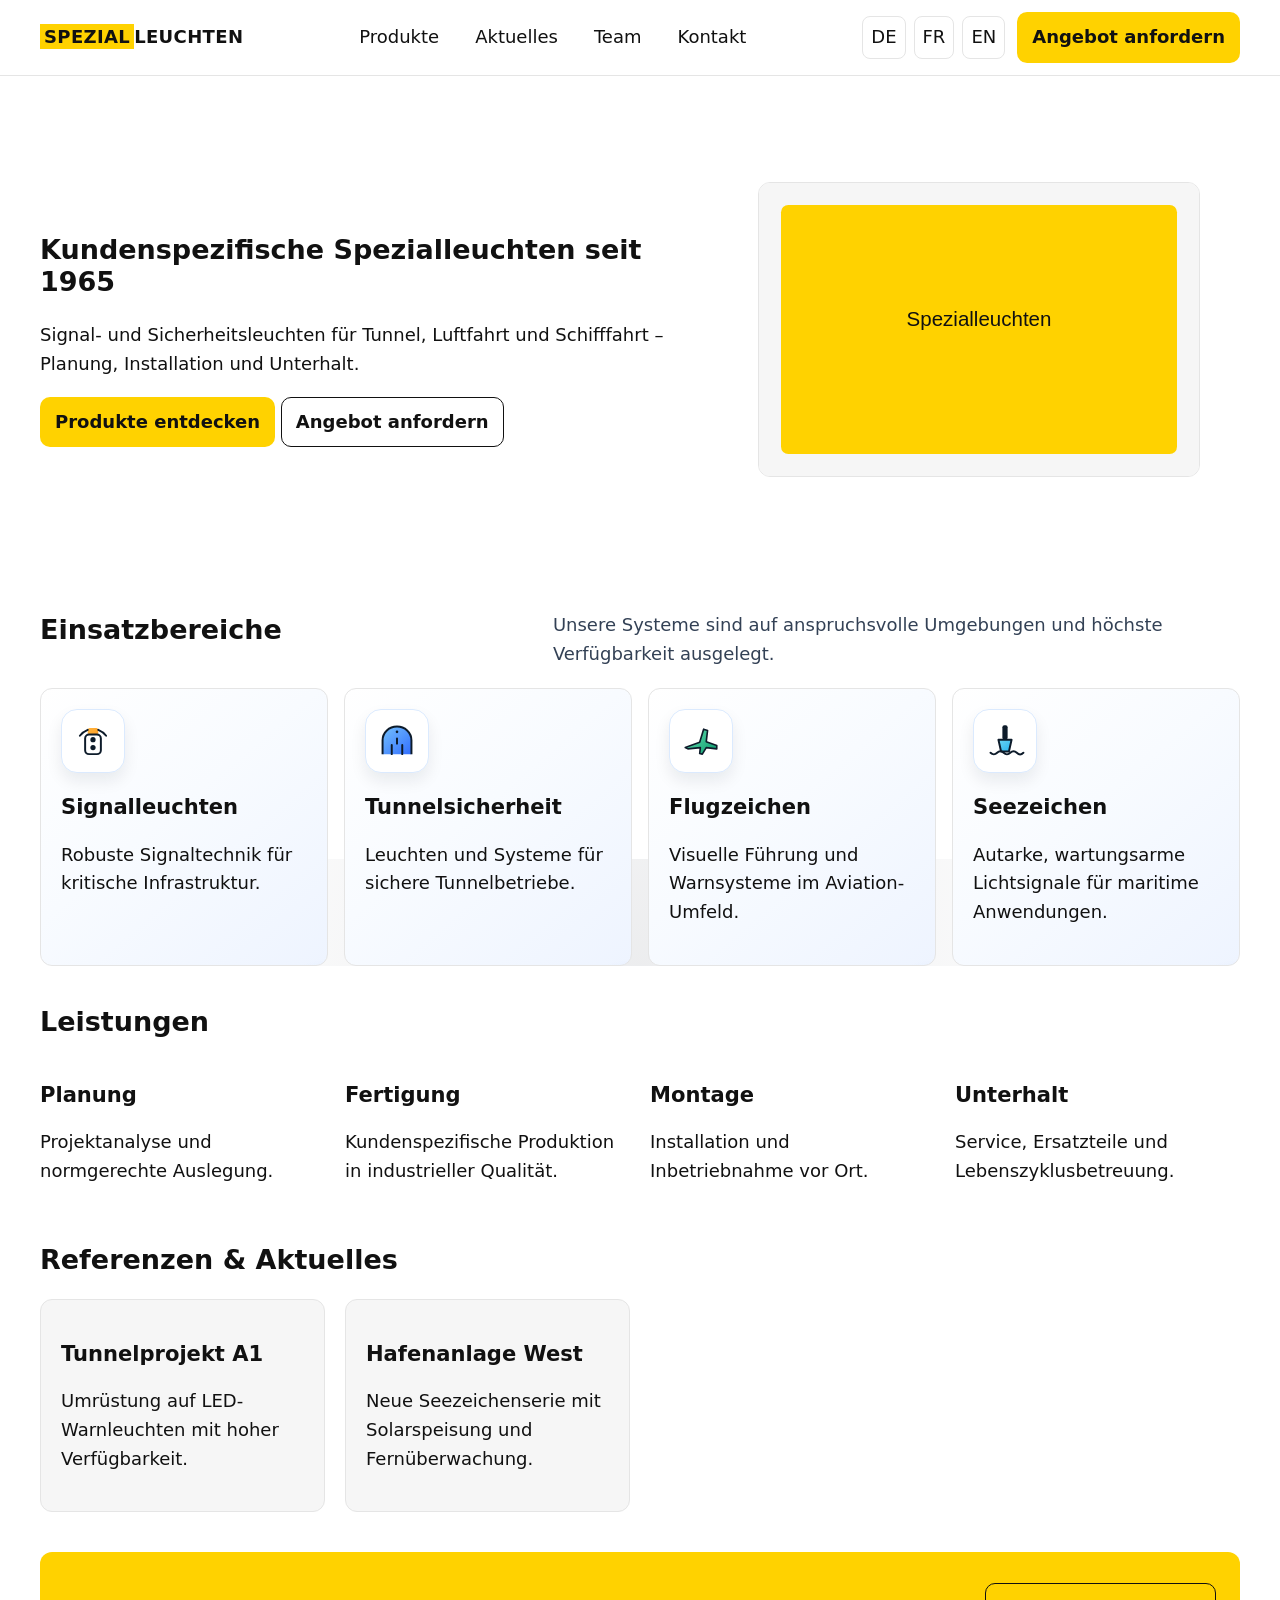
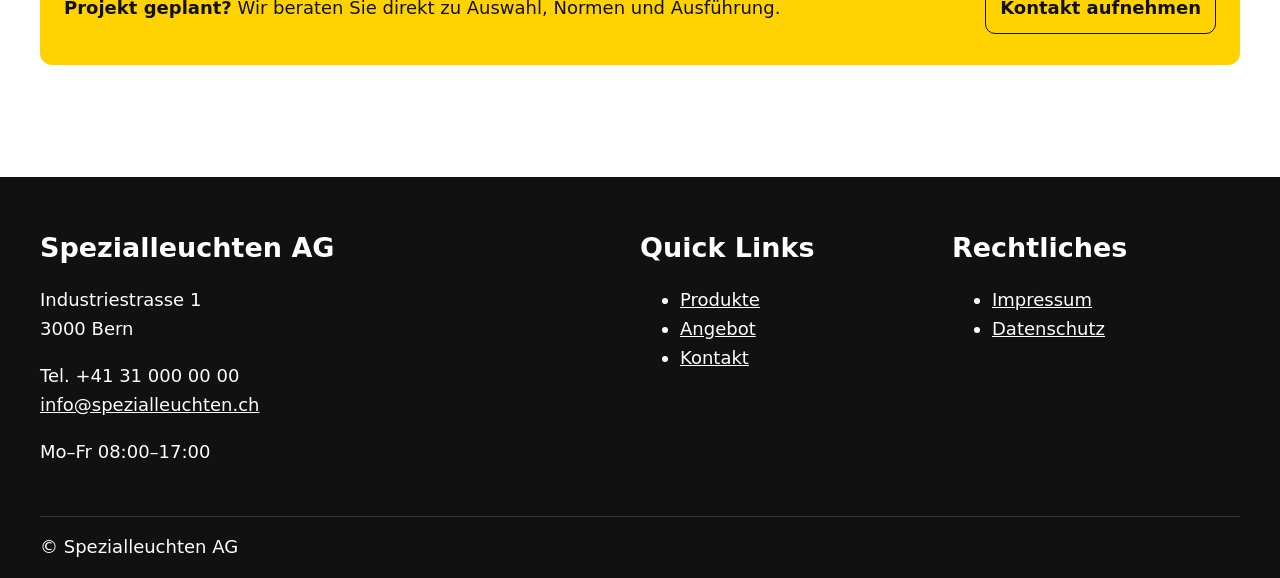
<file: index.html>
<!doctype html>
<html lang="de">
<head>
  <meta charset="utf-8">
  <meta name="viewport" content="width=device-width, initial-scale=1">
  <title>Spezialleuchten AG | Kundenspezifische Spezialleuchten seit 1965</title>
  <meta name="description" content="Spezialleuchten für Tunnel, Luftfahrt und Seezeichen. Planung, Installation und Unterhalt aus einer Hand.">
  <link rel="canonical" href="https://www.spezialleuchten.ch/">
  <link rel="alternate" hreflang="de" href="https://www.spezialleuchten.ch/">
  <link rel="alternate" hreflang="fr" href="https://www.spezialleuchten.ch/fr/">
  <link rel="alternate" hreflang="en" href="https://www.spezialleuchten.ch/en/">
  <meta name="robots" content="index,follow">
  <link rel="stylesheet" href="styles/tokens.css">
  <link rel="stylesheet" href="styles/base.css">
  <link rel="stylesheet" href="styles/components.css">
  <link rel="stylesheet" href="styles/pages.css">
  <script type="application/ld+json">{"@context":"https://schema.org","@type":"Organization","name":"Spezialleuchten AG","url":"https://www.spezialleuchten.ch","email":"info@spezialleuchten.ch","telephone":"+41 31 000 00 00","address":{"@type":"PostalAddress","streetAddress":"Industriestrasse 1","postalCode":"3000","addressLocality":"Bern","addressCountry":"CH"}}</script>
</head>
<body>
<a class="skip-link" href="#main">Direkt zum Inhalt springen</a>
<header class="site-header"><div class="container header-inner">
  <a class="logo" href="./"><span>SPEZIAL</span>LEUCHTEN</a>
  <nav class="main-nav" id="nav" aria-label="Hauptnavigation" data-open="false"><ul>
    <li><a href="produkte/">Produkte</a></li><li><a href="#aktuelles">Aktuelles</a></li><li><a href="#team">Team</a></li><li><a href="kontakt/">Kontakt</a></li>
  </ul></nav>
  <div class="header-actions"><div class="lang-switch" aria-label="Sprachauswahl"><a href="#" aria-current="true">DE</a><a href="#">FR</a><a href="#">EN</a></div><a class="btn btn-primary" href="angebot/">Angebot anfordern</a></div>
</div></header>
<main id="main">
<section class="hero" aria-labelledby="hero-title">
  <div class="container hero-grid">
    <div class="hero-copy">
      <h1 id="hero-title">Kundenspezifische Spezialleuchten seit 1965</h1>
      <p>Signal- und Sicherheitsleuchten für Tunnel, Luftfahrt und Schifffahrt – Planung, Installation und Unterhalt.</p>
      <div class="hero-ctas">
        <a class="btn btn-primary" href="produkte/">Produkte entdecken</a>
        <a class="btn btn-secondary" href="angebot/">Angebot anfordern</a>
      </div>
    </div>
    <figure class="hero-media">
      <img src="https://www.spezialleuchten.ch/assets/hero/hero.svg" srcset="https://www.spezialleuchten.ch/assets/hero/hero.svg 1200w" sizes="(max-width: 1023px) 100vw, 50vw" alt="Anwendungsbeispiel Spezialleuchten" width="1200" height="800" decoding="async" fetchpriority="high" onerror="this.onerror=null;this.src='assets/hero/hero.svg';this.srcset='assets/hero/hero.svg 1200w';">
    </figure>
  </div>
</section>
<section class="section container domains-section" aria-labelledby="domains"><div class="section-head"><h2 id="domains">Einsatzbereiche</h2><p>Unsere Systeme sind auf anspruchsvolle Umgebungen und höchste Verfügbarkeit ausgelegt.</p></div><div class="tiles domains-tiles"><article class="tile domain-tile"><div class="domain-icon" aria-hidden="true"><img src="assets/icons/signal.svg" alt="" width="64" height="64" loading="lazy"></div><h3>Signalleuchten</h3><p>Robuste Signaltechnik für kritische Infrastruktur.</p></article><article class="tile domain-tile"><div class="domain-icon" aria-hidden="true"><img src="assets/icons/tunnel.svg" alt="" width="64" height="64" loading="lazy"></div><h3>Tunnelsicherheit</h3><p>Leuchten und Systeme für sichere Tunnelbetriebe.</p></article><article class="tile domain-tile"><div class="domain-icon" aria-hidden="true"><img src="assets/icons/aviation.svg" alt="" width="64" height="64" loading="lazy"></div><h3>Flugzeichen</h3><p>Visuelle Führung und Warnsysteme im Aviation-Umfeld.</p></article><article class="tile domain-tile"><div class="domain-icon" aria-hidden="true"><img src="assets/icons/maritime.svg" alt="" width="64" height="64" loading="lazy"></div><h3>Seezeichen</h3><p>Autarke, wartungsarme Lichtsignale für maritime Anwendungen.</p></article></div></section>
<section class="section container" aria-labelledby="services"><h2 id="services">Leistungen</h2><div class="grid grid-4"><div><h3>Planung</h3><p>Projektanalyse und normgerechte Auslegung.</p></div><div><h3>Fertigung</h3><p>Kundenspezifische Produktion in industrieller Qualität.</p></div><div><h3>Montage</h3><p>Installation und Inbetriebnahme vor Ort.</p></div><div><h3>Unterhalt</h3><p>Service, Ersatzteile und Lebenszyklusbetreuung.</p></div></div></section>
<section class="section container" id="aktuelles" aria-labelledby="news"><h2 id="news">Referenzen & Aktuelles</h2><div class="grid grid-4"><article class="panel"><h3>Tunnelprojekt A1</h3><p>Umrüstung auf LED-Warnleuchten mit hoher Verfügbarkeit.</p></article><article class="panel"><h3>Hafenanlage West</h3><p>Neue Seezeichenserie mit Solarspeisung und Fernüberwachung.</p></article></div></section>
<section class="section container"><div class="contact-band"><p><strong>Projekt geplant?</strong> Wir beraten Sie direkt zu Auswahl, Normen und Ausführung.</p><a class="btn btn-secondary" href="kontakt/">Kontakt aufnehmen</a></div></section>
</main>
<footer class="site-footer"><div class="container footer-grid"><section><h2 class="h3">Spezialleuchten AG</h2><p>Industriestrasse 1<br>3000 Bern</p><p>Tel. +41 31 000 00 00<br><a href="mailto:info@spezialleuchten.ch">info@spezialleuchten.ch</a></p><p>Mo–Fr 08:00–17:00</p></section><nav aria-label="Quick links"><h2 class="h3">Quick Links</h2><ul><li><a href="produkte/">Produkte</a></li><li><a href="angebot/">Angebot</a></li><li><a href="kontakt/">Kontakt</a></li></ul></nav><nav aria-label="Rechtliches"><h2 class="h3">Rechtliches</h2><ul><li><a href="#">Impressum</a></li><li><a href="#">Datenschutz</a></li></ul></nav></div><div class="container legal">© Spezialleuchten AG</div></footer>
<script src="assets/main.js" defer></script>
</body></html>
</file>
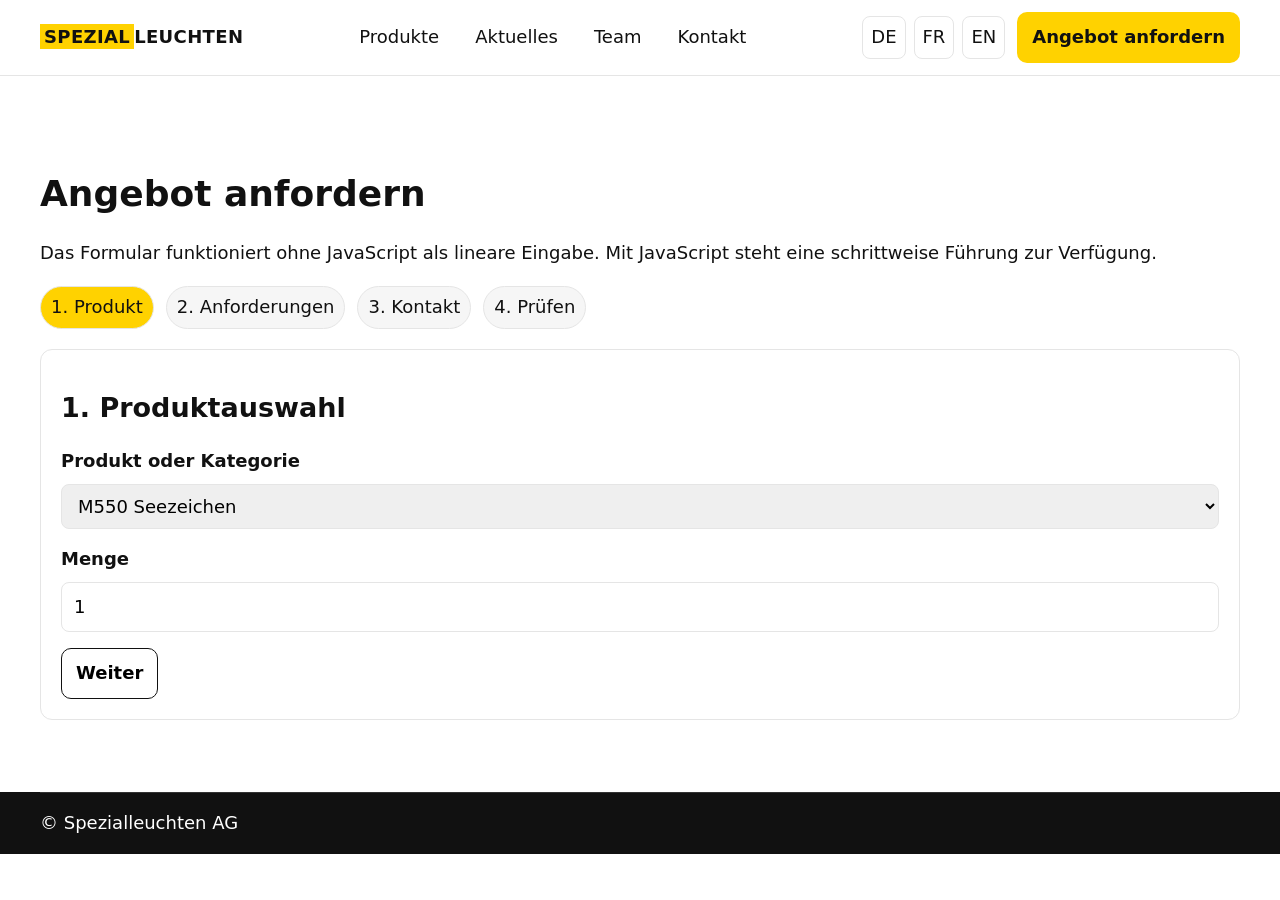
<file: angebot/index.html>
<!doctype html><html lang="de"><head>
<meta charset="utf-8"><meta name="viewport" content="width=device-width, initial-scale=1">
<title>Angebot anfordern | Spezialleuchten AG</title><meta name="description" content="In vier Schritten ein Angebot für Spezialleuchten anfordern.">
<link rel="canonical" href="https://www.spezialleuchten.ch/angebot/"><meta name="robots" content="index,follow">
<link rel="stylesheet" href="../styles/tokens.css"><link rel="stylesheet" href="../styles/base.css"><link rel="stylesheet" href="../styles/components.css"><link rel="stylesheet" href="../styles/pages.css">
<script>document.documentElement.classList.add('js');</script>
</head><body>
<a class="skip-link" href="#main">Direkt zum Inhalt springen</a>
<header class="site-header"><div class="container header-inner"><a class="logo" href="../"><span>SPEZIAL</span>LEUCHTEN</a><nav class="main-nav" id="nav" aria-label="Hauptnavigation" data-open="false"><ul><li><a href="../produkte/">Produkte</a></li><li><a href="../#aktuelles">Aktuelles</a></li><li><a href="../#team">Team</a></li><li><a href="../kontakt/">Kontakt</a></li></ul></nav><div class="header-actions"><div class="lang-switch"><a href="#" aria-current="true">DE</a><a href="#">FR</a><a href="#">EN</a></div><a class="btn btn-primary" href="./" aria-current="page">Angebot anfordern</a></div></div></header>
<main id="main" class="container section">
<h1>Angebot anfordern</h1>
<p>Das Formular funktioniert ohne JavaScript als lineare Eingabe. Mit JavaScript steht eine schrittweise Führung zur Verfügung.</p>
<form data-wizard>
  <ol class="stepper" aria-label="Anfrage-Schritte"><li class="active">1. Produkt</li><li>2. Anforderungen</li><li>3. Kontakt</li><li>4. Prüfen</li></ol>
  <section class="wizard-step" aria-labelledby="st1"><h2 id="st1">1. Produktauswahl</h2><div class="field"><label for="product">Produkt oder Kategorie</label><select id="product" required><option>M550 Seezeichen</option><option>Tunnelmodule</option></select></div><div class="field"><label for="qty">Menge</label><input id="qty" type="number" min="1" value="1"></div><button class="btn btn-secondary" type="button" data-next>Weiter</button></section>
  <section class="wizard-step" aria-labelledby="st2"><h2 id="st2">2. Anforderungen</h2><div class="field"><label for="app">Anwendung</label><input id="app"></div><div class="field"><label for="context">Installationskontext</label><input id="context"></div><div class="field"><label for="voltage">Spannung</label><input id="voltage"></div><div class="field"><label for="deadline">Termin</label><input id="deadline" type="date"></div><div class="field"><label for="notes">Notizen</label><textarea id="notes"></textarea></div><button class="btn btn-secondary" type="button" data-prev>Zurück</button> <button class="btn btn-secondary" type="button" data-next>Weiter</button></section>
  <section class="wizard-step" aria-labelledby="st3"><h2 id="st3">3. Kontaktdaten</h2><div class="field"><label for="company">Firma</label><input id="company"></div><div class="field"><label for="name">Name</label><input id="name" required></div><div class="field"><label for="email">E-Mail</label><input id="email" type="email" required></div><div class="field"><label for="phone">Telefon</label><input id="phone" type="tel"></div><div class="field"><label for="lang">Sprache</label><select id="lang"><option>DE</option><option>FR</option><option>EN</option></select></div><button class="btn btn-secondary" type="button" data-prev>Zurück</button> <button class="btn btn-secondary" type="button" data-next>Weiter</button></section>
  <section class="wizard-step" aria-labelledby="st4"><h2 id="st4">4. Prüfen & Senden</h2><p>Bitte Angaben prüfen. Nach dem Absenden melden wir uns zeitnah.</p><div class="field"><label><input type="checkbox" required> Ich bestätige die korrekte Dateneingabe.</label></div><button class="btn btn-secondary" type="button" data-prev>Zurück</button> <button class="btn btn-primary" type="submit">Anfrage senden</button></section>
</form>
</main>
<footer class="site-footer"><div class="container legal">© Spezialleuchten AG</div></footer>
<script src="../assets/main.js" defer></script>
</body></html>
</file>
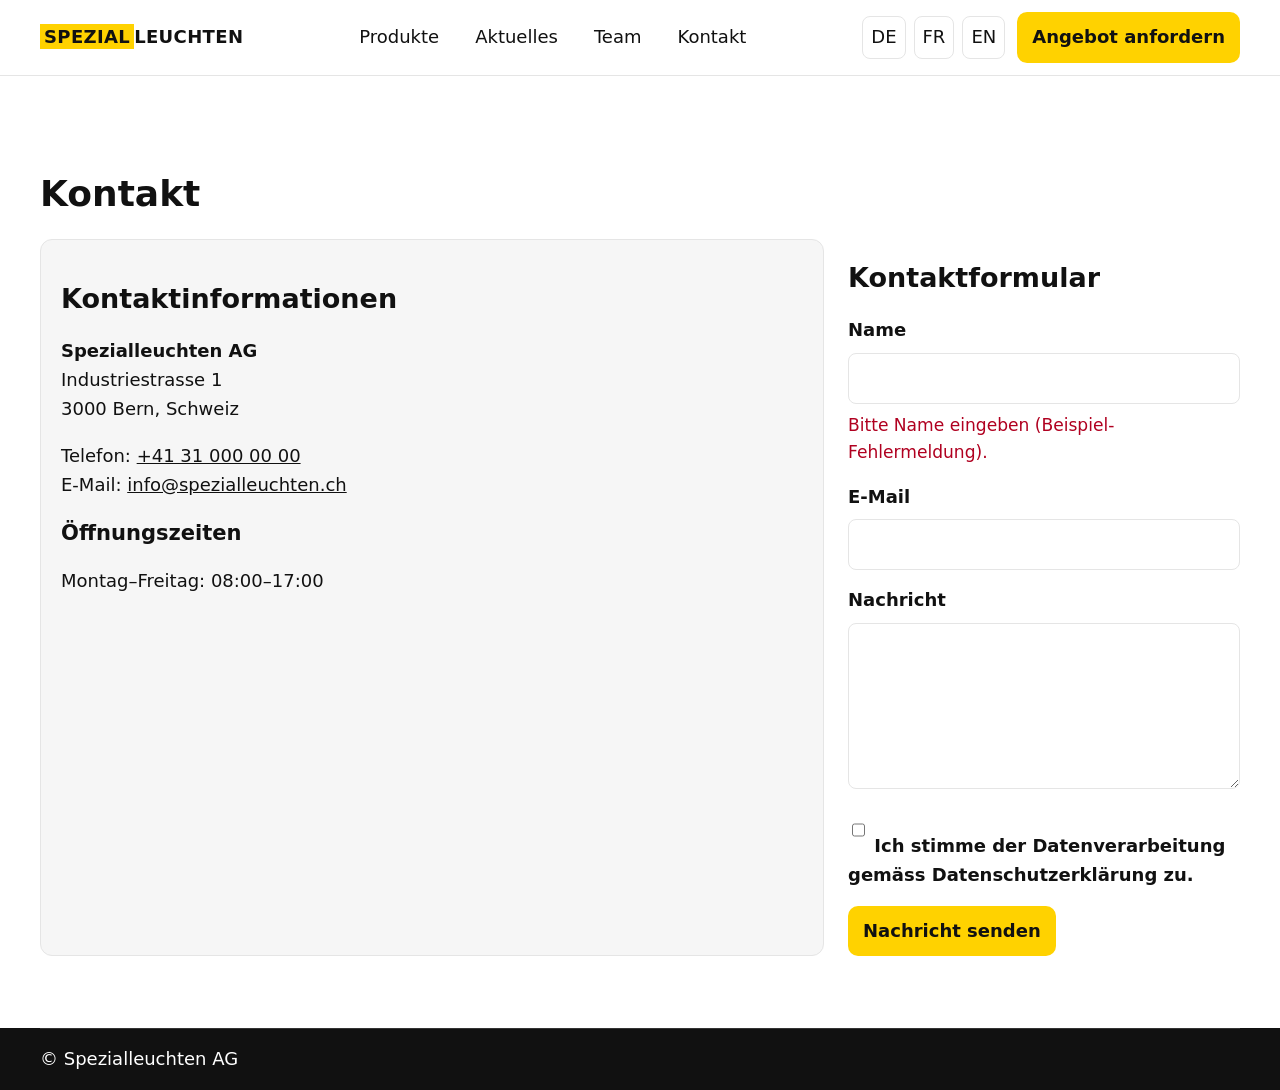
<file: kontakt/index.html>
<!doctype html><html lang="de"><head>
<meta charset="utf-8"><meta name="viewport" content="width=device-width, initial-scale=1">
<title>Kontakt | Spezialleuchten AG</title><meta name="description" content="Kontaktieren Sie Spezialleuchten AG für Beratung, Planung und Angebote.">
<link rel="canonical" href="https://www.spezialleuchten.ch/kontakt/"><link rel="alternate" hreflang="de" href="https://www.spezialleuchten.ch/kontakt/"><link rel="alternate" hreflang="fr" href="#"><link rel="alternate" hreflang="en" href="#"><meta name="robots" content="index,follow">
<link rel="stylesheet" href="../styles/tokens.css"><link rel="stylesheet" href="../styles/base.css"><link rel="stylesheet" href="../styles/components.css"><link rel="stylesheet" href="../styles/pages.css">
</head><body>
<a class="skip-link" href="#main">Direkt zum Inhalt springen</a>
<header class="site-header"><div class="container header-inner"><a class="logo" href="../"><span>SPEZIAL</span>LEUCHTEN</a><nav class="main-nav" id="nav" aria-label="Hauptnavigation" data-open="false"><ul><li><a href="../produkte/">Produkte</a></li><li><a href="../#aktuelles">Aktuelles</a></li><li><a href="../#team">Team</a></li><li><a href="./" aria-current="page">Kontakt</a></li></ul></nav><div class="header-actions"><div class="lang-switch"><a href="#" aria-current="true">DE</a><a href="#">FR</a><a href="#">EN</a></div><a class="btn btn-primary" href="../angebot/">Angebot anfordern</a></div></div></header>
<main id="main" class="container section">
<h1>Kontakt</h1>
<div class="details-grid">
<section class="panel"><h2>Kontaktinformationen</h2><p><strong>Spezialleuchten AG</strong><br>Industriestrasse 1<br>3000 Bern, Schweiz</p><p>Telefon: <a href="tel:+41310000000">+41 31 000 00 00</a><br>E-Mail: <a href="mailto:info@spezialleuchten.ch">info@spezialleuchten.ch</a></p><h3>Öffnungszeiten</h3><p>Montag–Freitag: 08:00–17:00</p></section>
<section><h2>Kontaktformular</h2><form novalidate>
<div class="field"><label for="name">Name</label><input id="name" name="name" required aria-describedby="name-error"><span id="name-error" class="error">Bitte Name eingeben (Beispiel-Fehlermeldung).</span></div>
<div class="field"><label for="email">E-Mail</label><input id="email" type="email" required></div>
<div class="field"><label for="msg">Nachricht</label><textarea id="msg" rows="5" required></textarea></div>
<div class="field"><label><input type="checkbox" required> Ich stimme der Datenverarbeitung gemäss Datenschutzerklärung zu.</label></div>
<button class="btn btn-primary" type="submit">Nachricht senden</button>
</form></section>
</div>
</main>
<footer class="site-footer"><div class="container legal">© Spezialleuchten AG</div></footer>
<script src="../assets/main.js" defer></script>
</body></html>
</file>
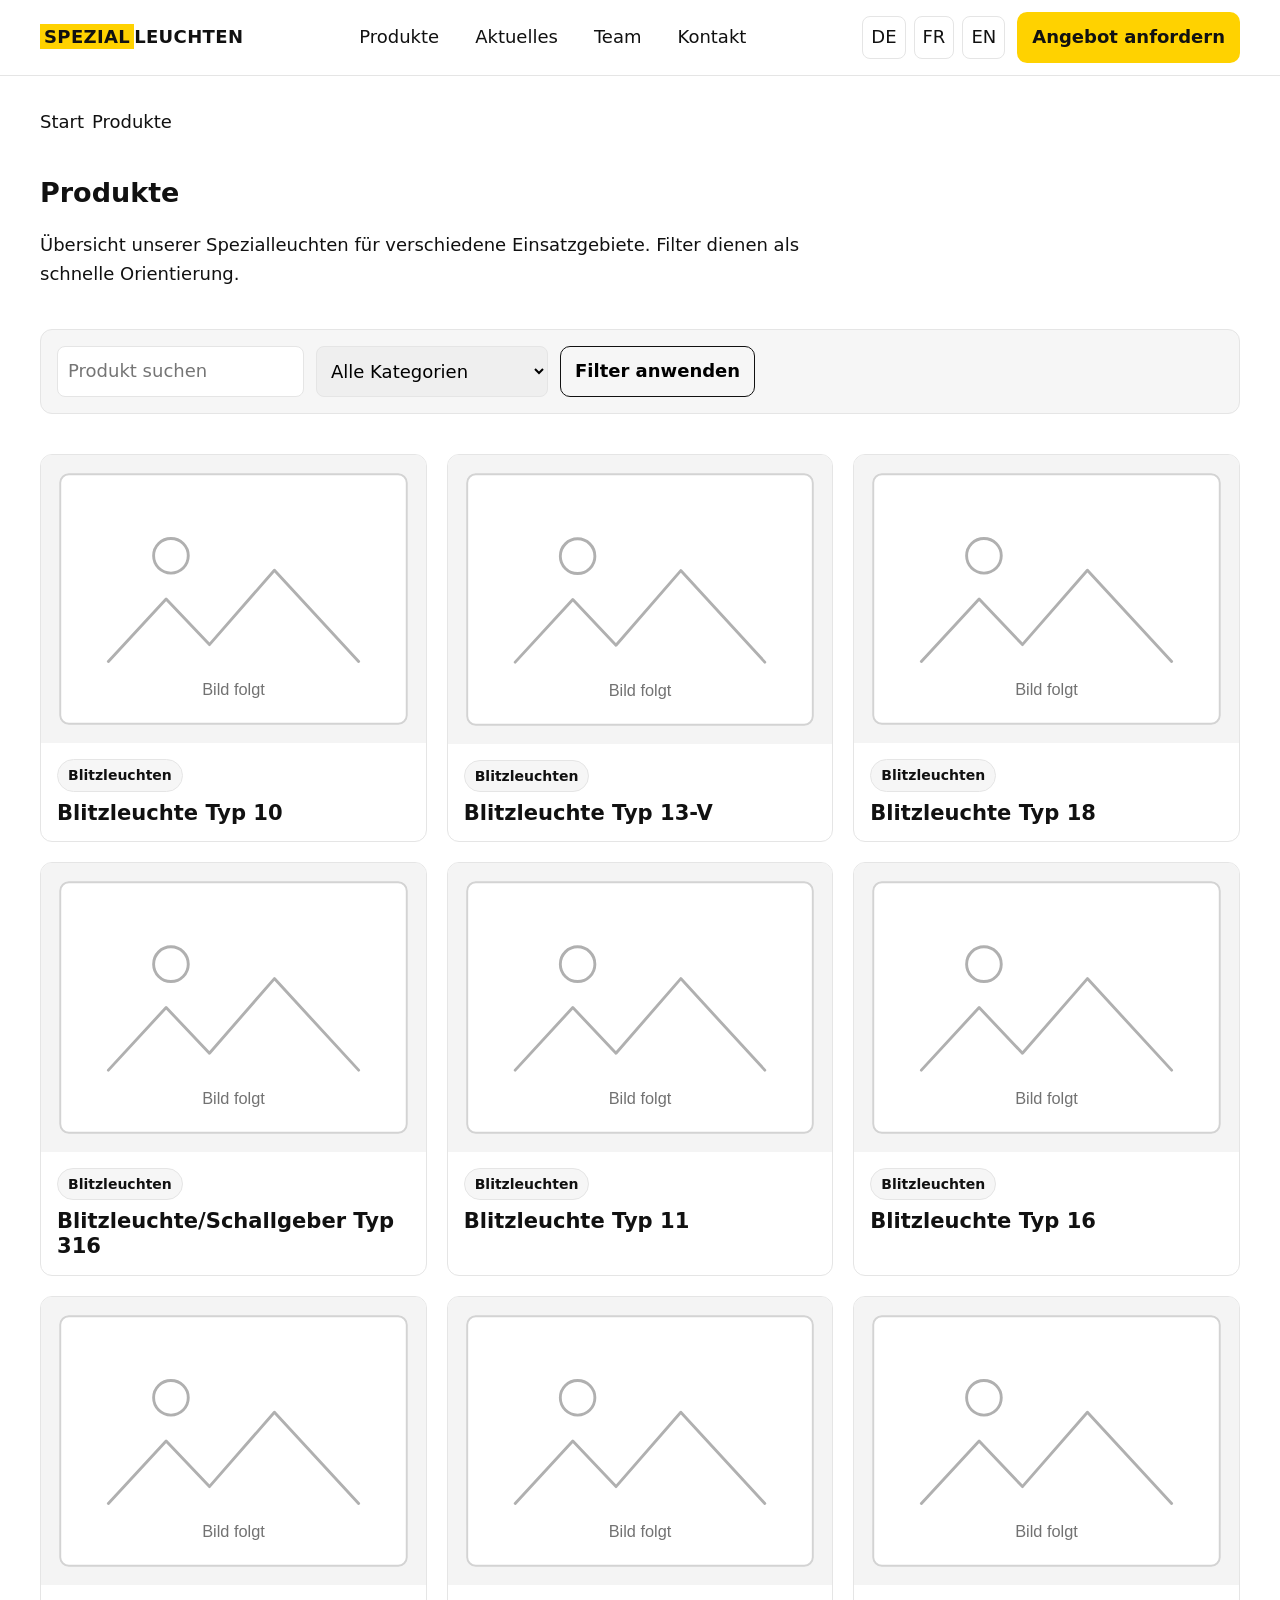
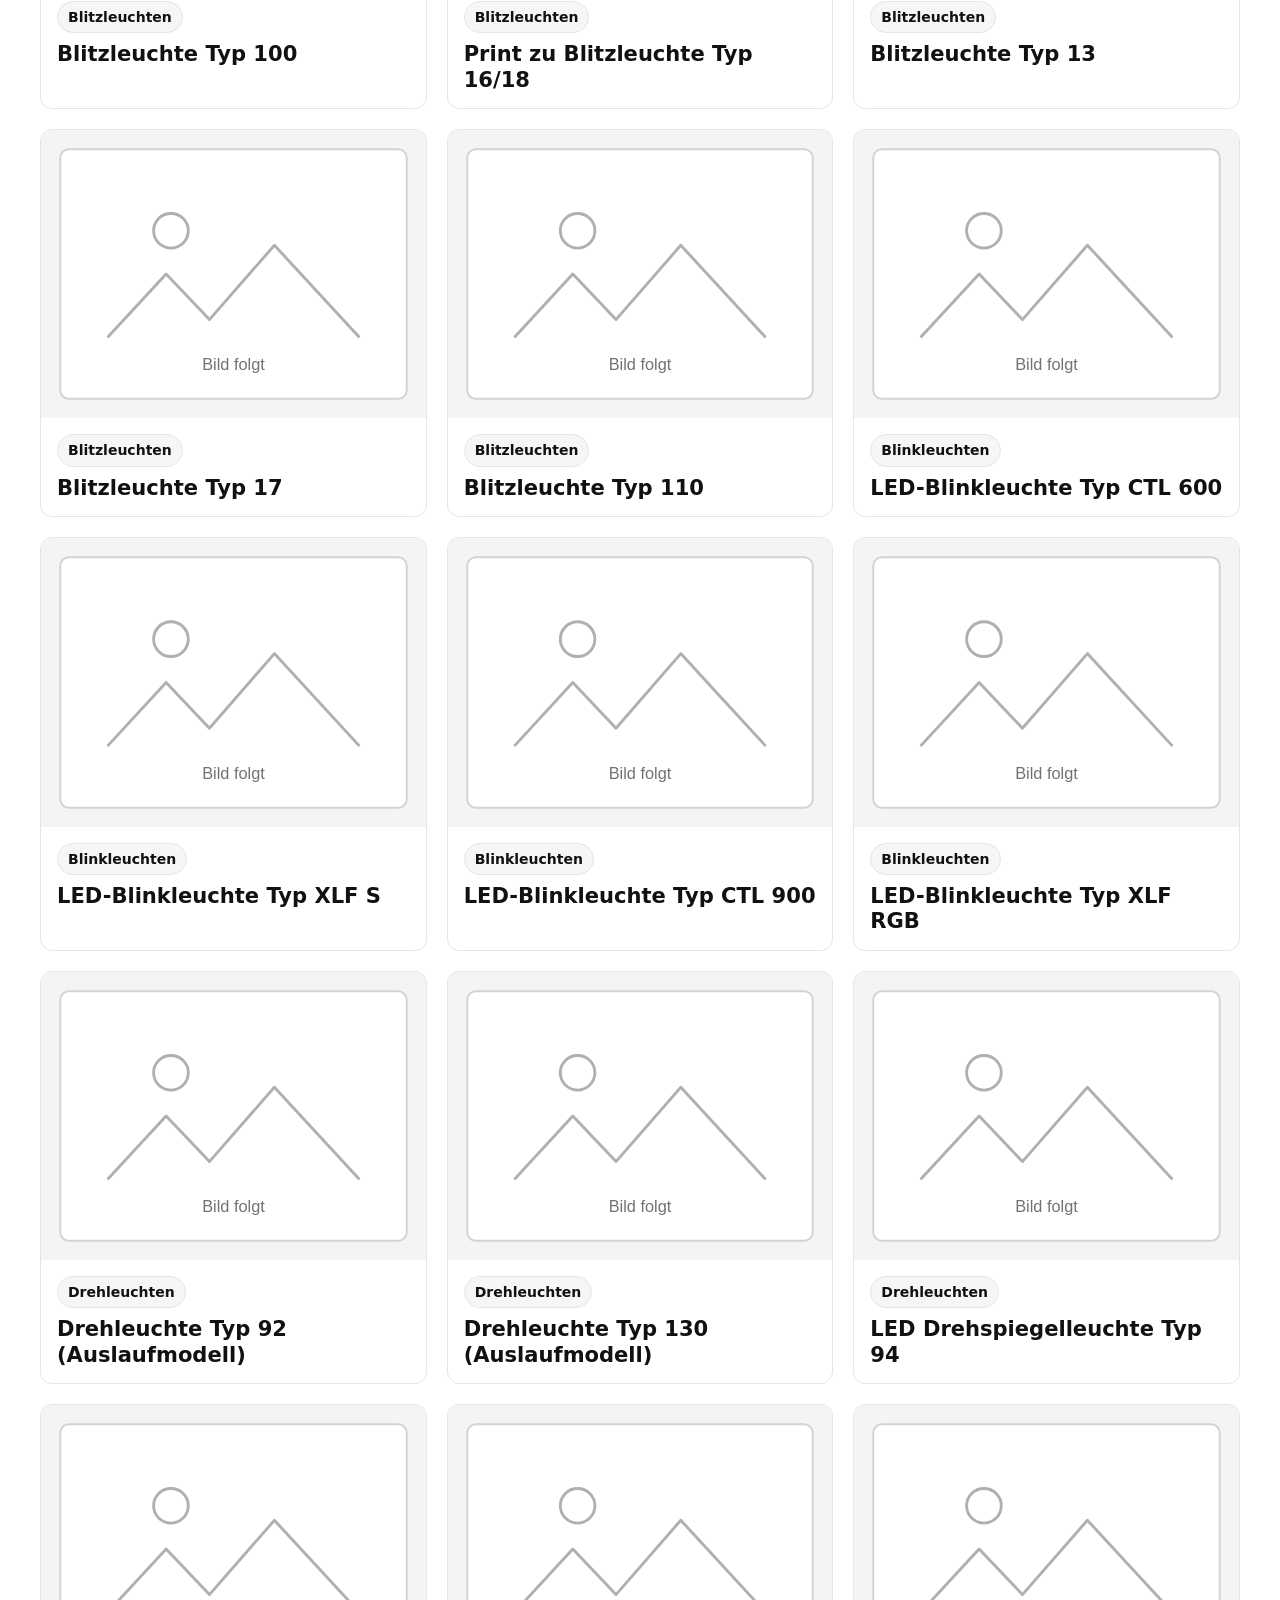
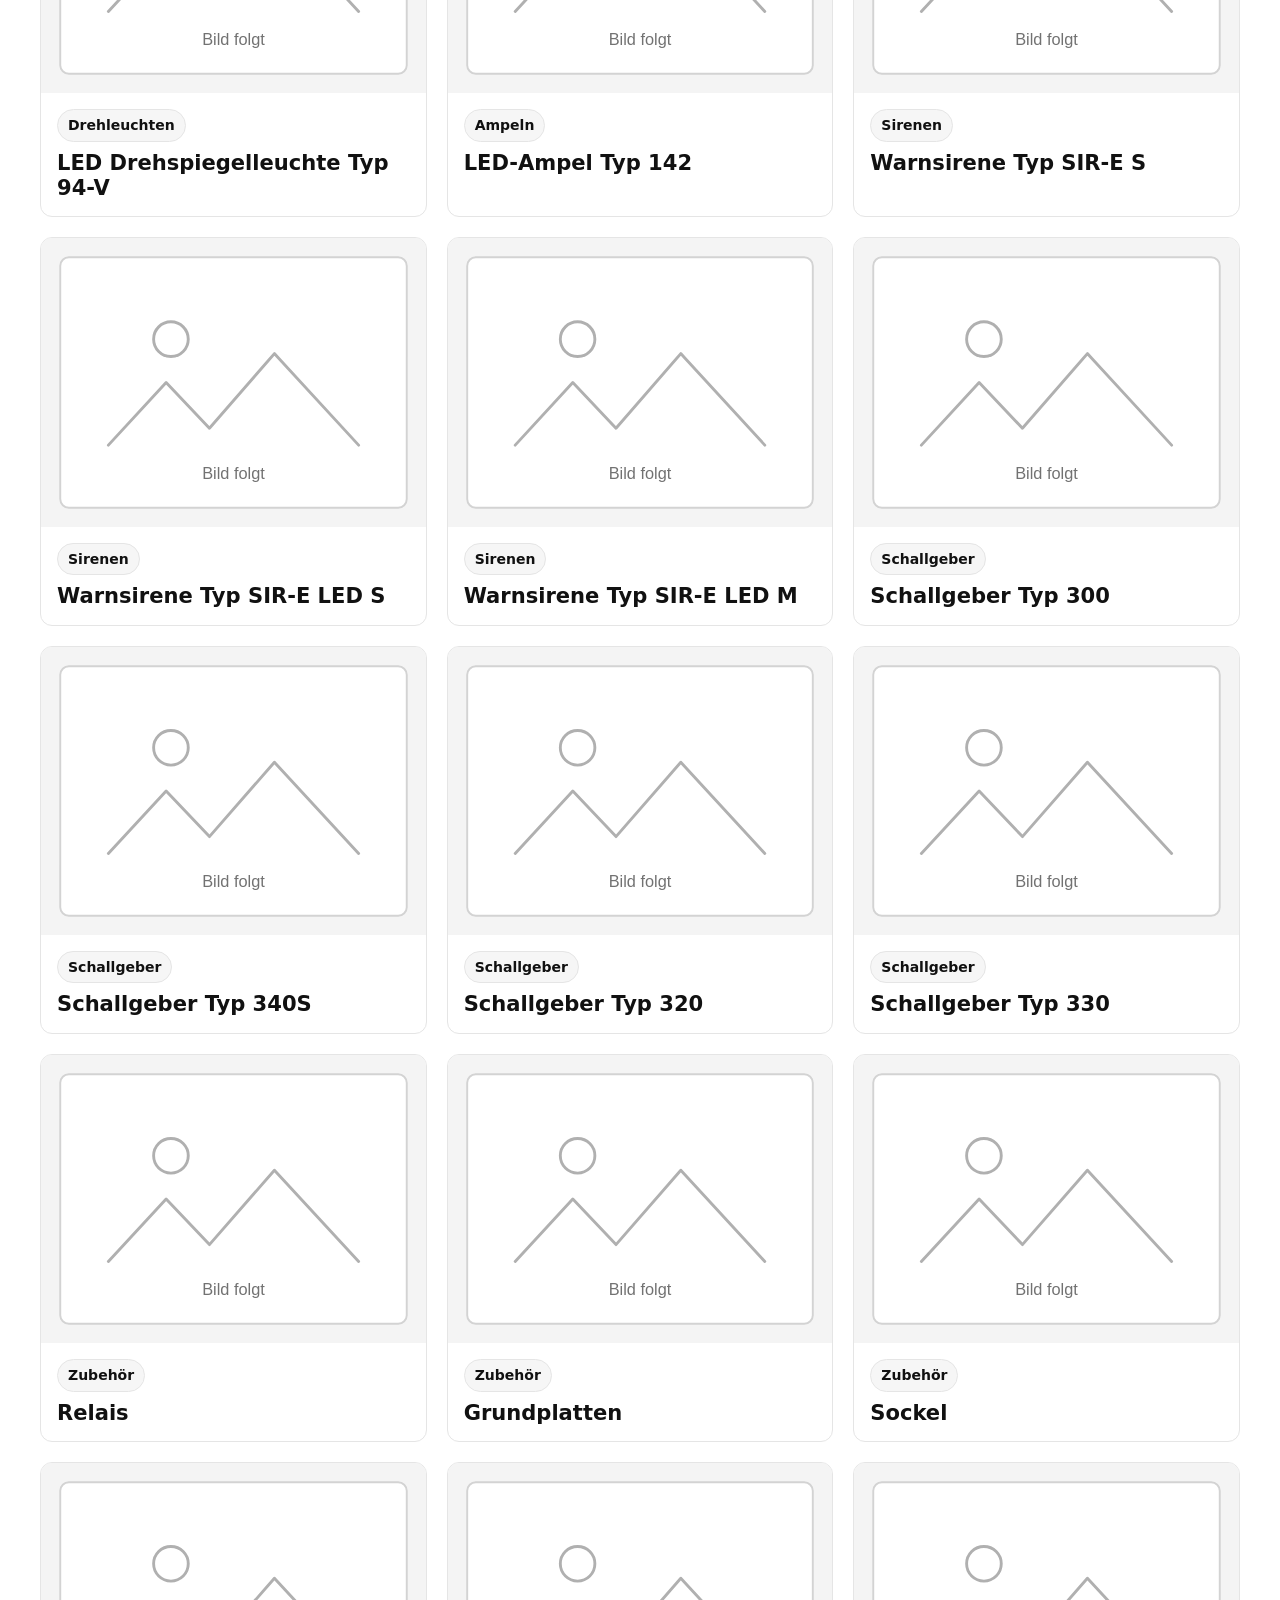
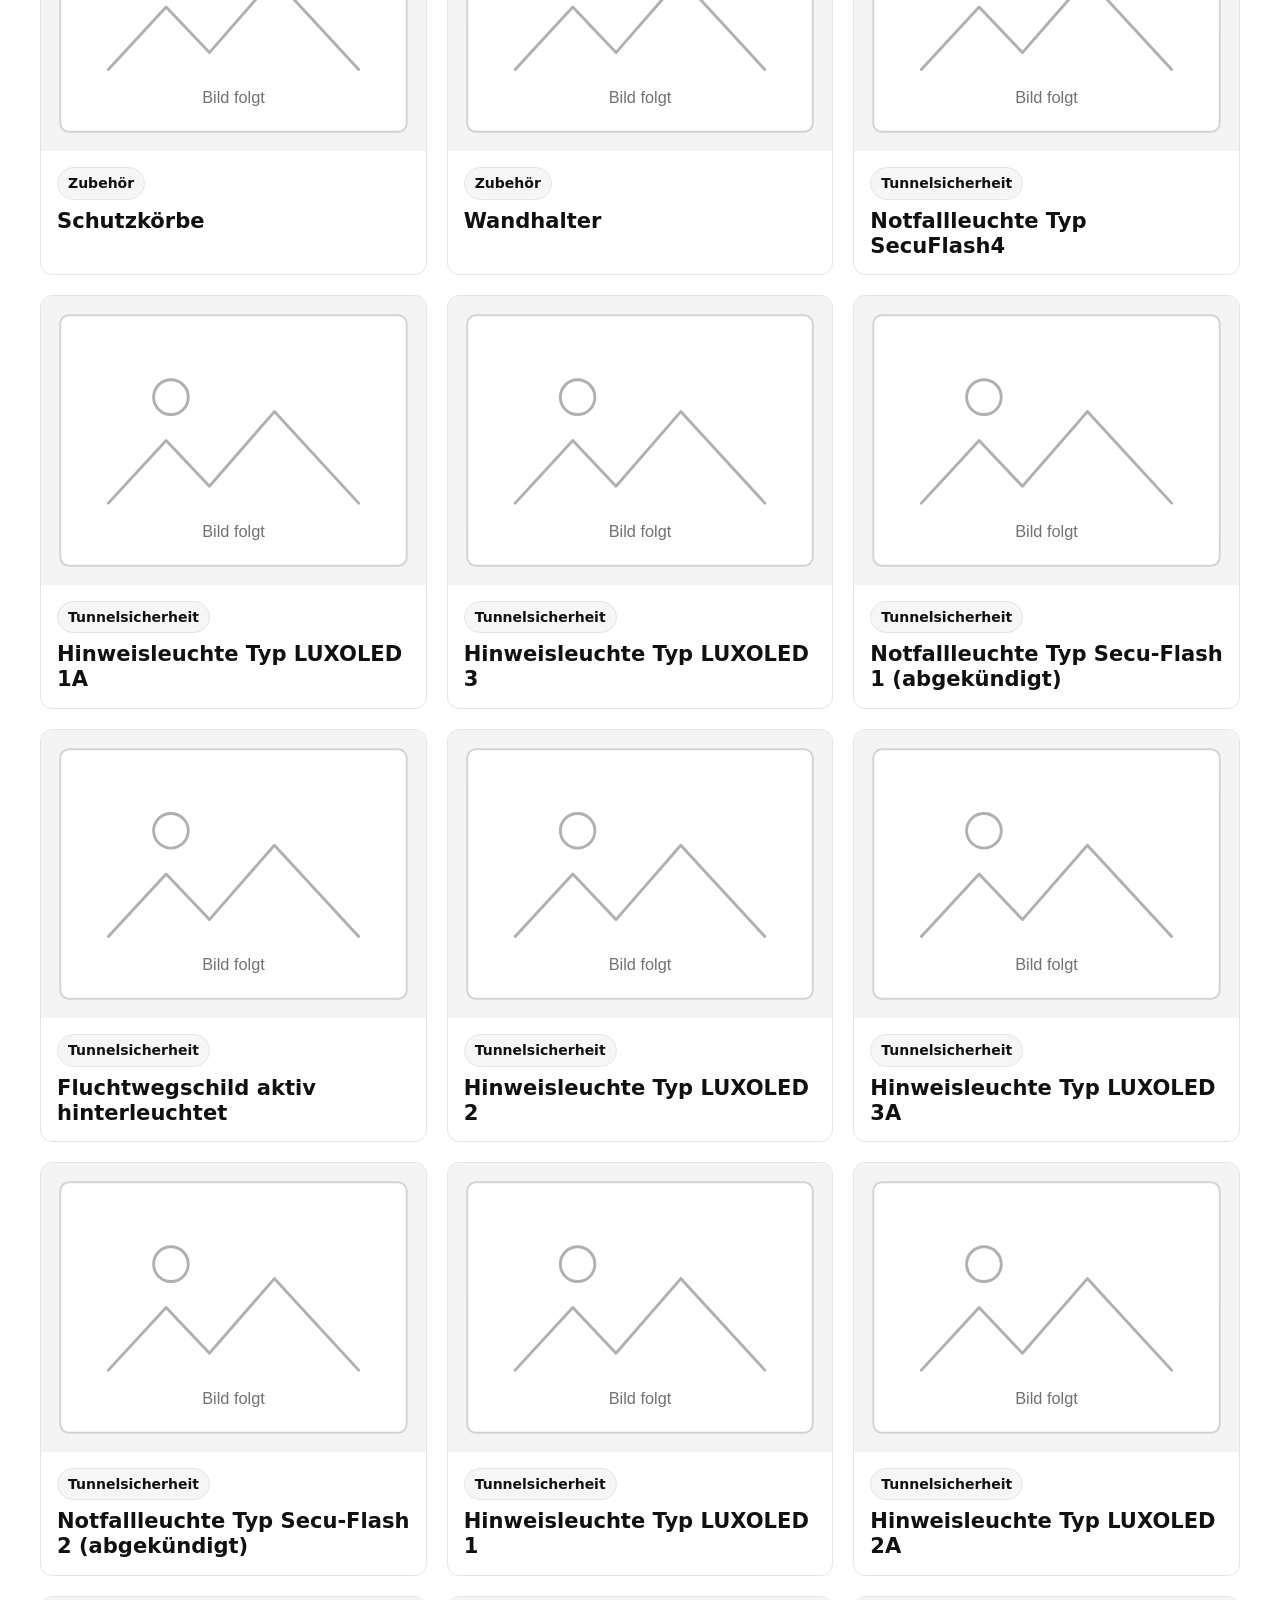
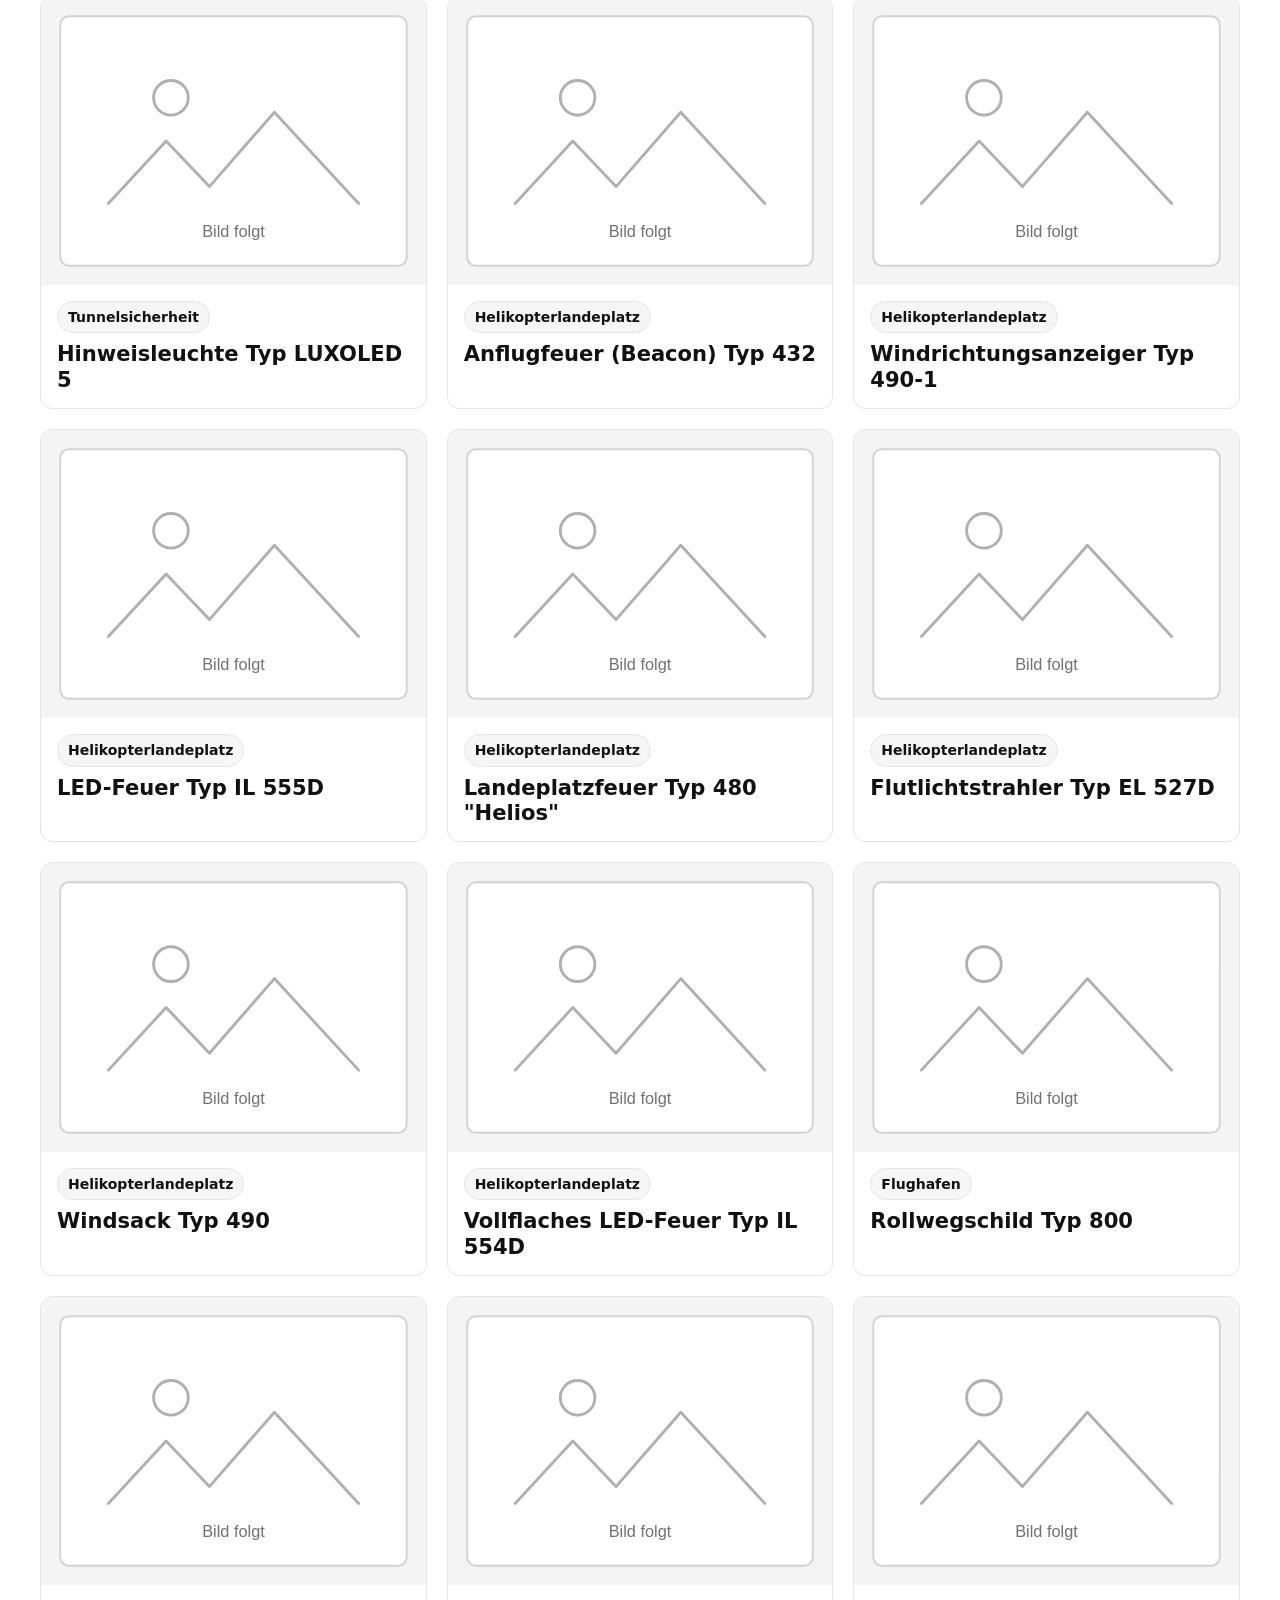
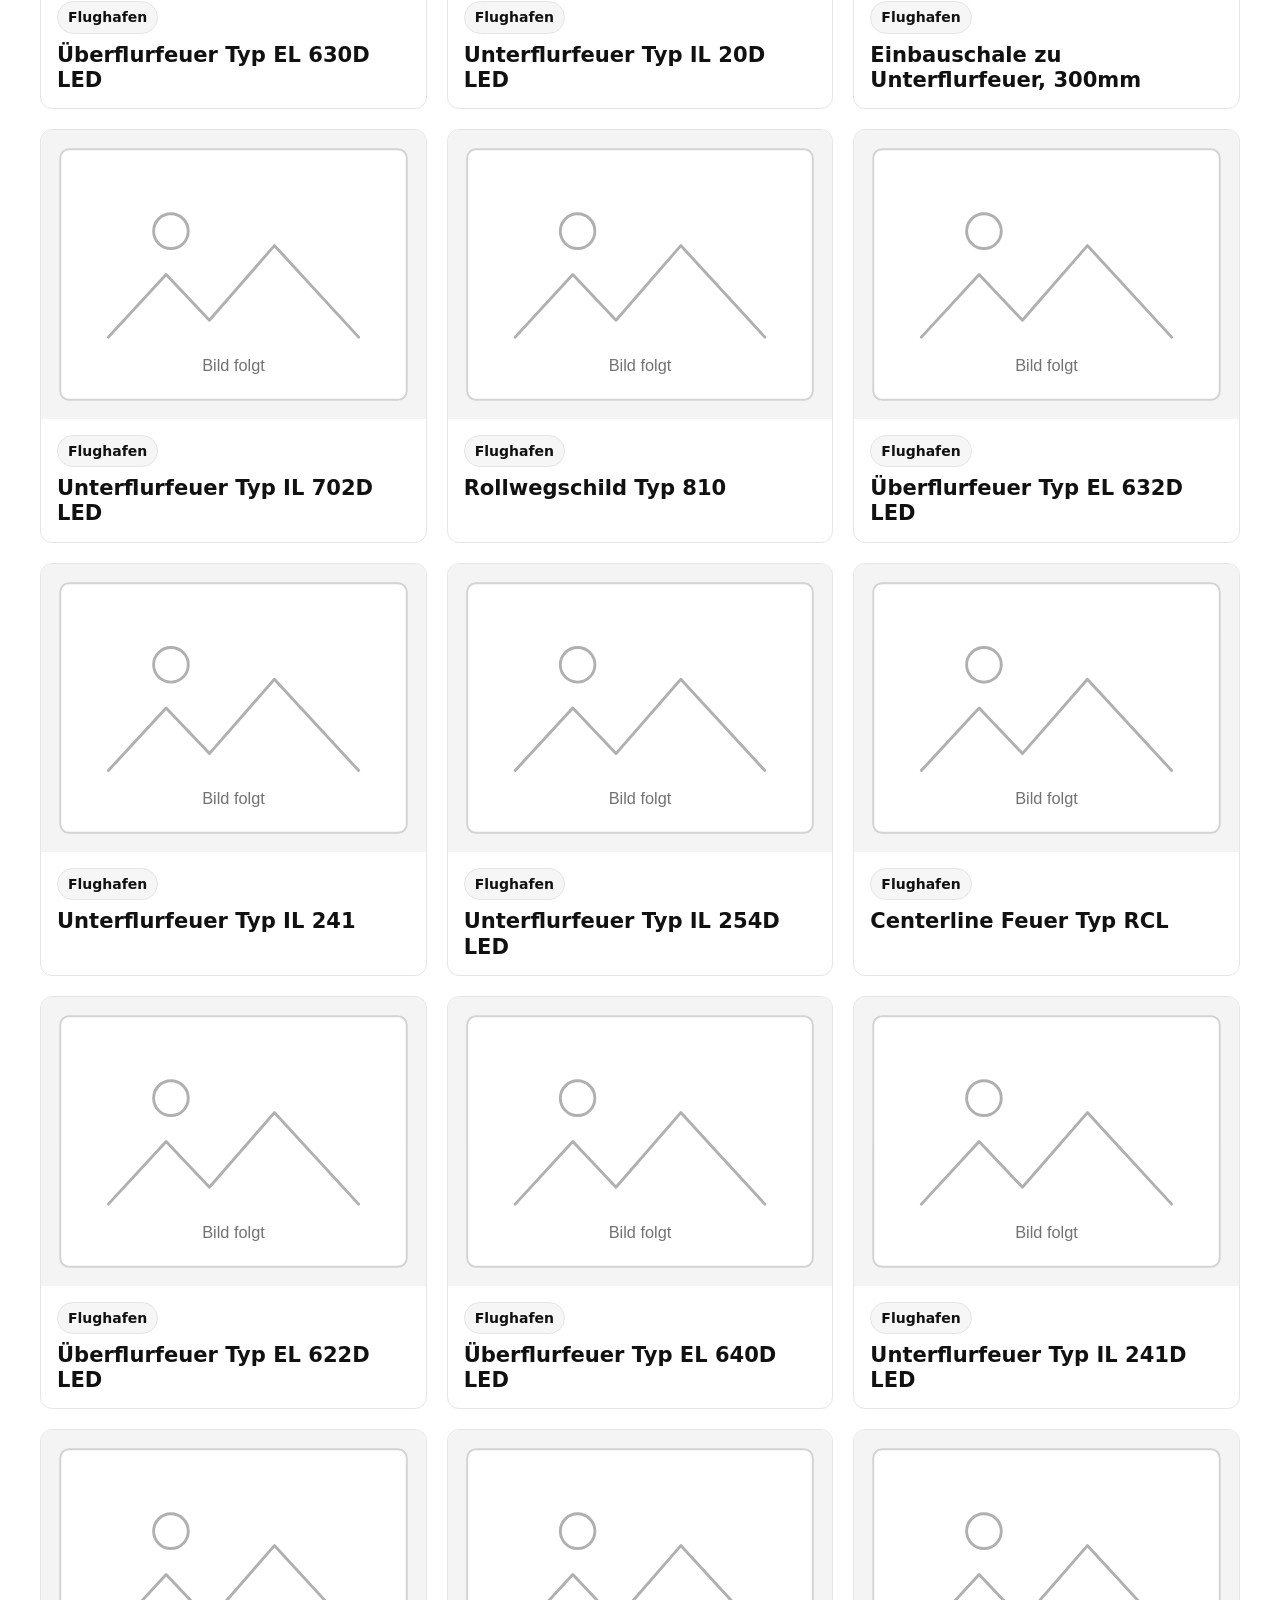
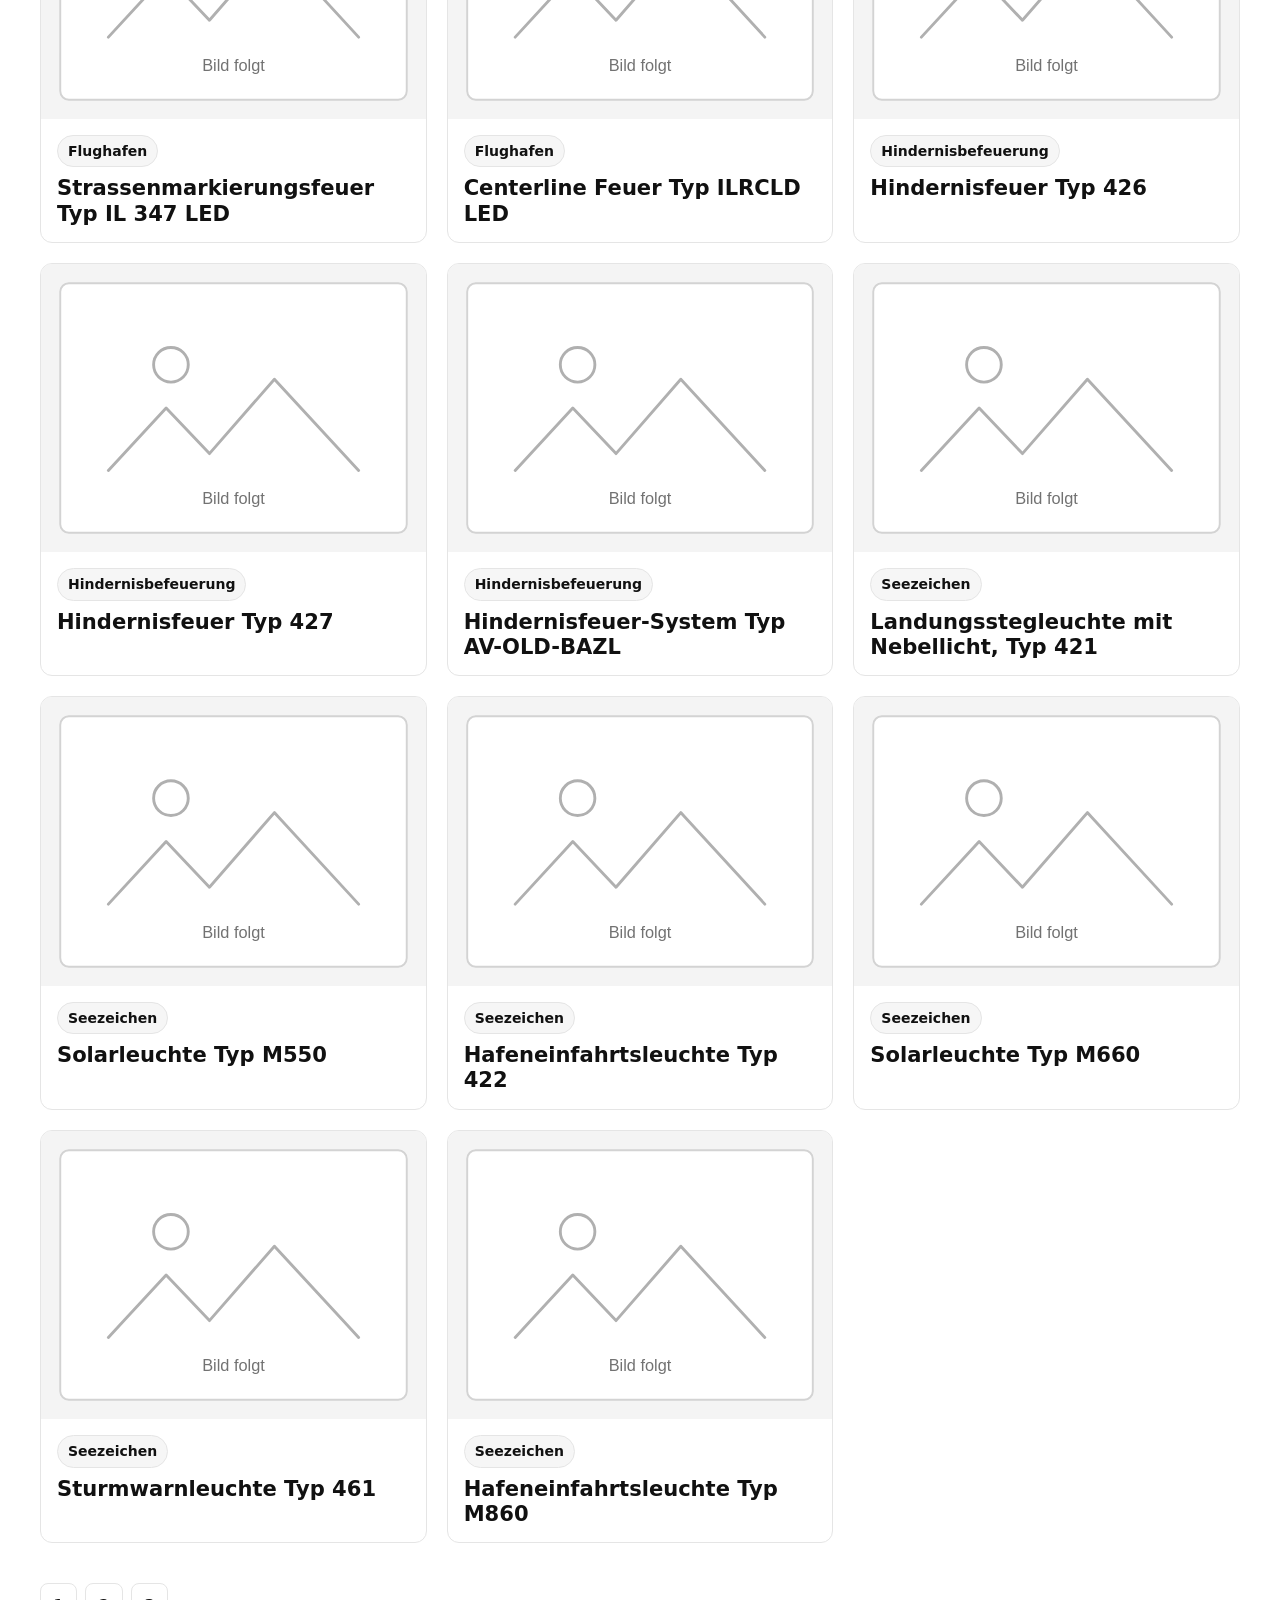
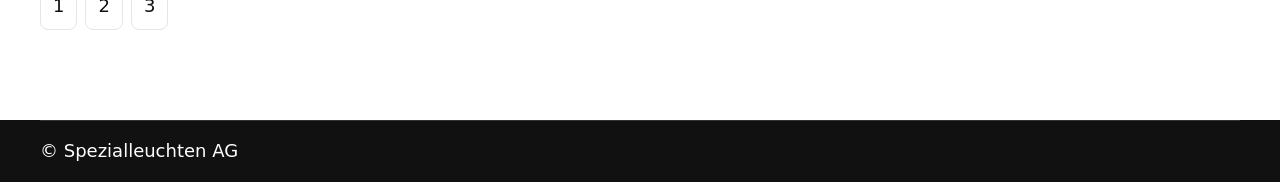
<file: produkte/index.html>
<!doctype html><html lang="de"><head>
<meta charset="utf-8"><meta name="viewport" content="width=device-width, initial-scale=1">
<title>Produkte | Spezialleuchten AG</title>
<meta name="description" content="Produktübersicht für Spezialleuchten in Tunnel-, Luftfahrt- und Seezeichenanwendungen.">
<link rel="canonical" href="https://www.spezialleuchten.ch/produkte/">
<link rel="alternate" hreflang="de" href="https://www.spezialleuchten.ch/produkte/"><link rel="alternate" hreflang="fr" href="https://www.spezialleuchten.ch/fr/produits/"><link rel="alternate" hreflang="en" href="https://www.spezialleuchten.ch/en/products/"><meta name="robots" content="index,follow">
<link rel="stylesheet" href="../styles/tokens.css"><link rel="stylesheet" href="../styles/base.css"><link rel="stylesheet" href="../styles/components.css"><link rel="stylesheet" href="../styles/pages.css">
<script type="application/ld+json">{"@context":"https://schema.org","@type":"BreadcrumbList","itemListElement":[{"@type":"ListItem","position":1,"name":"Start","item":"https://www.spezialleuchten.ch/"},{"@type":"ListItem","position":2,"name":"Produkte","item":"https://www.spezialleuchten.ch/produkte/"}]}</script>
</head><body>
<a class="skip-link" href="#main">Direkt zum Inhalt springen</a>
<header class="site-header"><div class="container header-inner"><a class="logo" href="../"><span>SPEZIAL</span>LEUCHTEN</a><nav class="main-nav" id="nav" aria-label="Hauptnavigation" data-open="false"><ul><li><a href="./" aria-current="page">Produkte</a></li><li><a href="../#aktuelles">Aktuelles</a></li><li><a href="../#team">Team</a></li><li><a href="../kontakt/">Kontakt</a></li></ul></nav><div class="header-actions"><div class="lang-switch"><a href="#" aria-current="true">DE</a><a href="#">FR</a><a href="#">EN</a></div><a class="btn btn-primary" href="../angebot/">Angebot anfordern</a></div></div></header>
<main id="main" class="container">
<nav class="breadcrumb" aria-label="Breadcrumb"><ol><li><a href="../">Start</a></li><li aria-current="page">Produkte</li></ol></nav>
<section class="section intro"><h1>Produkte</h1><p>Übersicht unserer Spezialleuchten für verschiedene Einsatzgebiete. Filter dienen als schnelle Orientierung.</p></section>
<section class="section" aria-label="Filter"><form class="filter-bar" id="produkte-filter" autocomplete="off"><label for="search" class="sr-only">Suche</label><input id="search" type="search" placeholder="Produkt suchen" list="produktnamen-liste"><datalist id="produktnamen-liste"></datalist><select id="kategorie-filter" aria-label="Kategorie"><option value="">Alle Kategorien</option></select><button class="btn btn-secondary" id="filter-apply" type="button">Filter anwenden</button></form></section>
<section class="section"><div class="product-grid" id="product-grid">
<article class="product-card">
  <a class="product-media" href="seezeichen/m550/"><img src="https://www.spezialleuchten.ch/assets/products/m550.svg" srcset="https://www.spezialleuchten.ch/assets/products/m550.svg 800w" sizes="(max-width: 767px) 100vw, (max-width: 1023px) 50vw, 33vw" alt="Solarleuchte Typ M550" width="800" height="600" loading="lazy" decoding="async" onerror="this.onerror=null;this.src='../assets/products/m550.svg';this.srcset='../assets/products/m550.svg 800w';"></a>
  <div class="product-body"><h3 class="product-title"><a href="seezeichen/m550/">Solarleuchte Typ M550</a></h3><dl class="product-specs"><div><dt>Einsatz</dt><dd>Seezeichen</dd></div><div><dt>Technologie</dt><dd>Solar / LED</dd></div><div><dt>Merkmal</dt><dd>unterhaltsfrei</dd></div></dl><div class="product-actions"><a class="btn btn-secondary" href="seezeichen/m550/">Details</a><a class="btn btn-primary" href="../assets/datenblaetter/m550.html">Datenblatt (Platzhalter)</a></div></div>
</article>
<article class="product-card"><a class="product-media" href="#"><img src="https://www.spezialleuchten.ch/assets/products/p200.svg" alt="Positionslicht P200" width="800" height="600" loading="lazy" decoding="async" onerror="this.onerror=null;this.src='../assets/products/p200.svg';"></a><div class="product-body"><h3>Positionslicht P200</h3><p>Kompakte LED-Lösung für Hafenbereiche.</p></div></article>
<article class="product-card"><a class="product-media" href="#"><img src="https://www.spezialleuchten.ch/assets/products/t300.svg" alt="Tunnelmodul T300" width="800" height="600" loading="lazy" decoding="async" onerror="this.onerror=null;this.src='../assets/products/t300.svg';"></a><div class="product-body"><h3>Tunnelmodul T300</h3><p>Hochsichtbare Warnleuchte mit Langzeitbetrieb.</p></div></article>
</div><p id="no-results" hidden>Keine Produkte für diesen Filter gefunden.</p></section>
<nav aria-label="Seitennavigation"><ul class="pagination"><li><a href="#" aria-current="page">1</a></li><li><a href="#">2</a></li><li><a href="#">3</a></li></ul></nav>
</main>
<footer class="site-footer"><div class="container legal">© Spezialleuchten AG</div></footer>
<script src="../assets/main.js" defer></script>
</body></html>
</file>
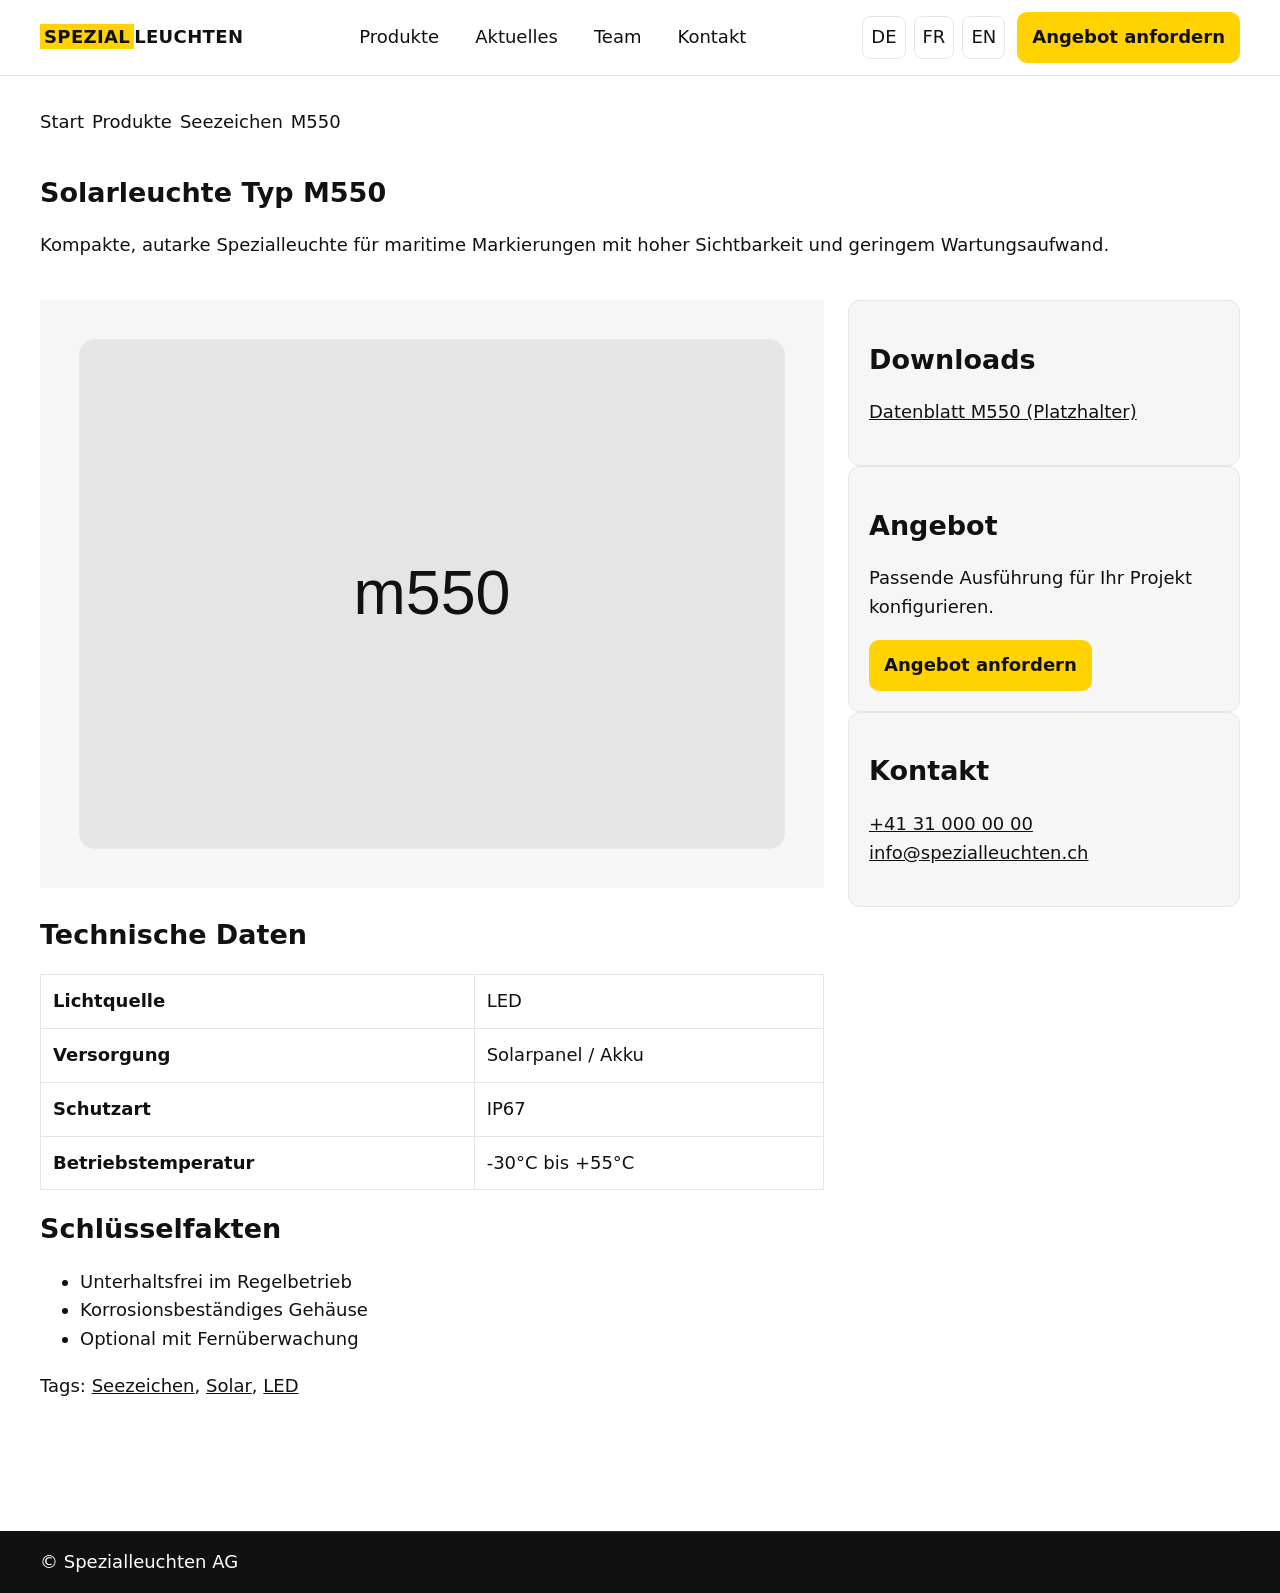
<file: produkte/seezeichen/m550/index.html>
<!doctype html><html lang="de"><head>
<meta charset="utf-8"><meta name="viewport" content="width=device-width, initial-scale=1">
<title>Solarleuchte Typ M550 | Spezialleuchten AG</title>
<meta name="description" content="Produktdetails zur Solarleuchte Typ M550 für Seezeichen-Anwendungen.">
<link rel="canonical" href="https://www.spezialleuchten.ch/produkte/seezeichen/m550/">
<link rel="alternate" hreflang="de" href="https://www.spezialleuchten.ch/produkte/seezeichen/m550/"><link rel="alternate" hreflang="fr" href="#"><link rel="alternate" hreflang="en" href="#"><meta name="robots" content="index,follow">
<link rel="stylesheet" href="../../../styles/tokens.css"><link rel="stylesheet" href="../../../styles/base.css"><link rel="stylesheet" href="../../../styles/components.css"><link rel="stylesheet" href="../../../styles/pages.css">
<script type="application/ld+json">{"@context":"https://schema.org","@graph":[{"@type":"BreadcrumbList","itemListElement":[{"@type":"ListItem","position":1,"name":"Start","item":"https://www.spezialleuchten.ch/"},{"@type":"ListItem","position":2,"name":"Produkte","item":"https://www.spezialleuchten.ch/produkte/"},{"@type":"ListItem","position":3,"name":"M550","item":"https://www.spezialleuchten.ch/produkte/seezeichen/m550/"}]},{"@type":"Product","name":"Solarleuchte Typ M550","description":"Unterhaltsarme Solar-LED-Leuchte für Seezeichen","brand":"Spezialleuchten AG","category":"Seezeichen","image":"https://www.spezialleuchten.ch/assets/products/m550.svg"}]}</script>
</head><body>
<a class="skip-link" href="#main">Direkt zum Inhalt springen</a>
<header class="site-header"><div class="container header-inner"><a class="logo" href="../../../"><span>SPEZIAL</span>LEUCHTEN</a><nav class="main-nav" id="nav" aria-label="Hauptnavigation" data-open="false"><ul><li><a href="../../">Produkte</a></li><li><a href="../../../#aktuelles">Aktuelles</a></li><li><a href="../../../#team">Team</a></li><li><a href="../../../kontakt/">Kontakt</a></li></ul></nav><div class="header-actions"><div class="lang-switch"><a href="#" aria-current="true">DE</a><a href="#">FR</a><a href="#">EN</a></div><a class="btn btn-primary" href="../../../angebot/">Angebot anfordern</a></div></div></header>
<main id="main" class="container">
<nav class="breadcrumb" aria-label="Breadcrumb"><ol><li><a href="../../../">Start</a></li><li><a href="../../">Produkte</a></li><li><a href="./">Seezeichen</a></li><li aria-current="page">M550</li></ol></nav>
<section class="section"><h1>Solarleuchte Typ M550</h1><p>Kompakte, autarke Spezialleuchte für maritime Markierungen mit hoher Sichtbarkeit und geringem Wartungsaufwand.</p></section>
<div class="details-grid section">
  <section><img src="../../../assets/products/m550.svg" alt="Solarleuchte Typ M550 in Nahaufnahme" width="800" height="600"><h2>Technische Daten</h2><table class="specs-table"><caption class="sr-only">Technische Daten M550</caption><tr><th scope="row">Lichtquelle</th><td>LED</td></tr><tr><th scope="row">Versorgung</th><td>Solarpanel / Akku</td></tr><tr><th scope="row">Schutzart</th><td>IP67</td></tr><tr><th scope="row">Betriebstemperatur</th><td>-30°C bis +55°C</td></tr></table><h2>Schlüsselfakten</h2><ul><li>Unterhaltsfrei im Regelbetrieb</li><li>Korrosionsbeständiges Gehäuse</li><li>Optional mit Fernüberwachung</li></ul><p>Tags: <a href="#">Seezeichen</a>, <a href="#">Solar</a>, <a href="#">LED</a></p></section>
  <aside>
    <section class="panel"><h2>Downloads</h2><p><a href="../../../assets/datenblaetter/m550.html">Datenblatt M550 (Platzhalter)</a></p></section>
    <section class="panel"><h2>Angebot</h2><p>Passende Ausführung für Ihr Projekt konfigurieren.</p><a class="btn btn-primary" href="../../../angebot/">Angebot anfordern</a></section>
    <section class="panel"><h2>Kontakt</h2><p><a href="tel:+41310000000">+41 31 000 00 00</a><br><a href="mailto:info@spezialleuchten.ch">info@spezialleuchten.ch</a></p></section>
  </aside>
</div>
</main>
<footer class="site-footer"><div class="container legal">© Spezialleuchten AG</div></footer>
<script src="../../../assets/main.js" defer></script>
</body></html>
</file>
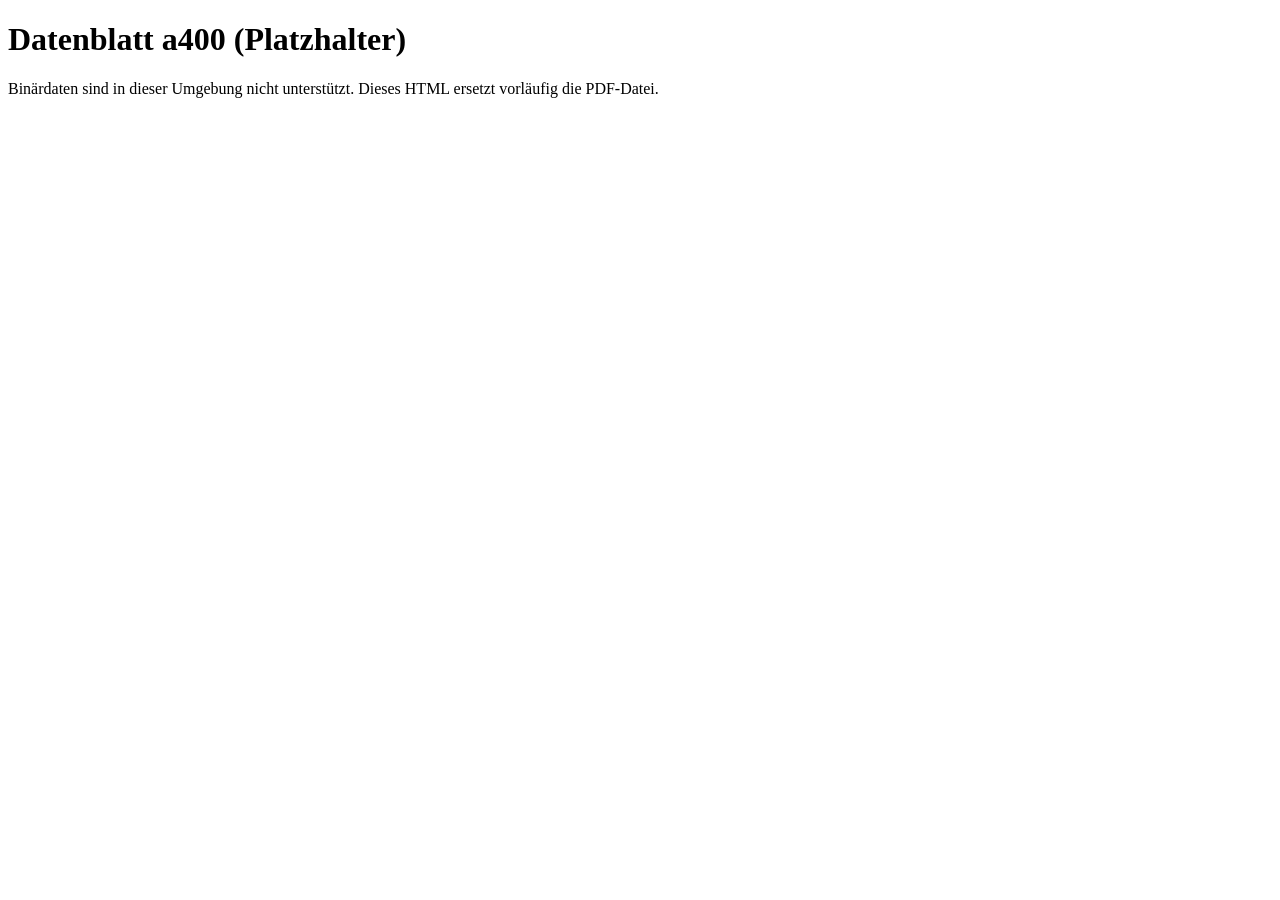
<file: assets/datenblaetter/a400.html>
<!doctype html><html lang="de"><meta charset="utf-8"><meta name="viewport" content="width=device-width,initial-scale=1"><title>Datenblatt a400 (Platzhalter)</title><body><main><h1>Datenblatt a400 (Platzhalter)</h1><p>Binärdaten sind in dieser Umgebung nicht unterstützt. Dieses HTML ersetzt vorläufig die PDF-Datei.</p></main></body></html>
</file>
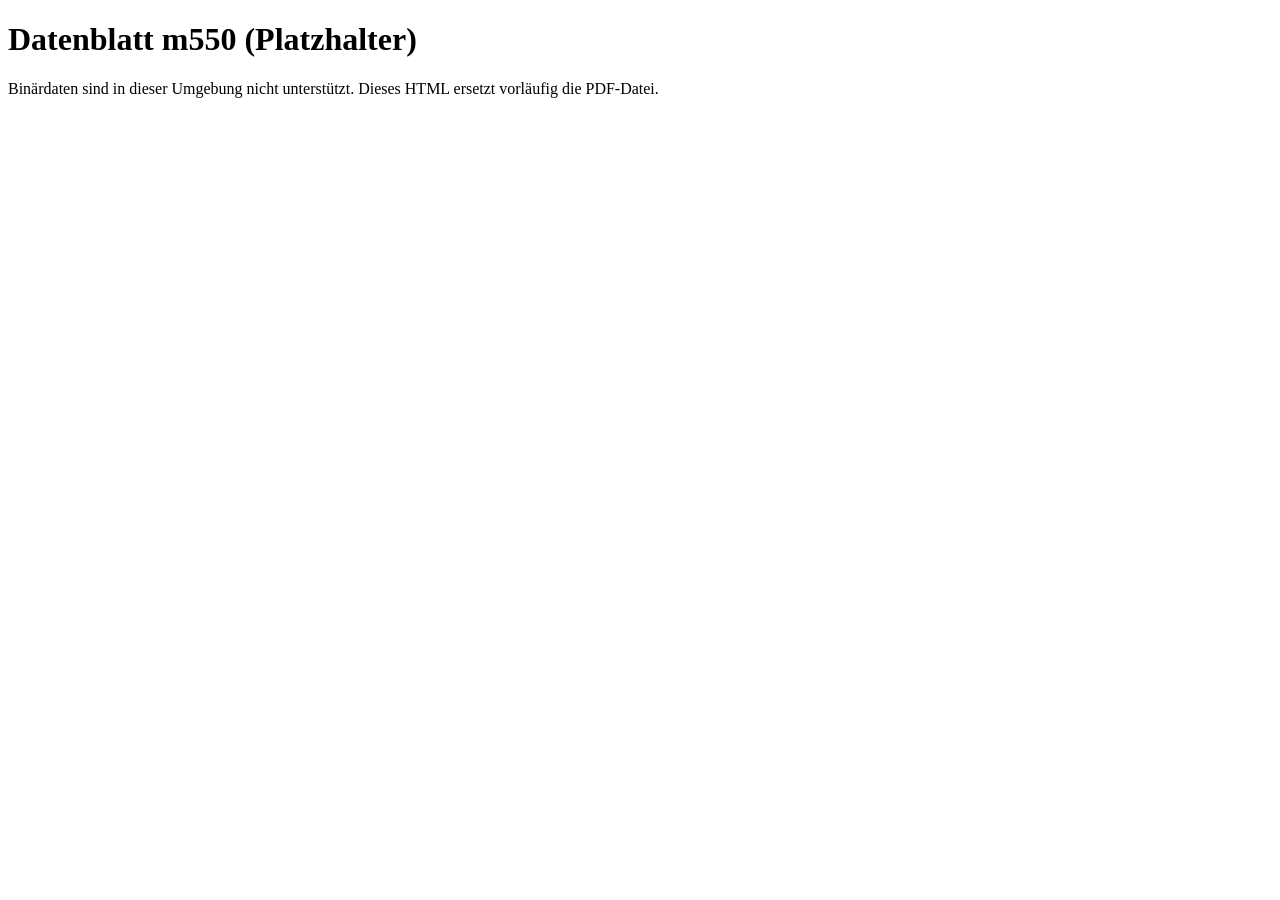
<file: assets/datenblaetter/m550.html>
<!doctype html><html lang="de"><meta charset="utf-8"><meta name="viewport" content="width=device-width,initial-scale=1"><title>Datenblatt m550 (Platzhalter)</title><body><main><h1>Datenblatt m550 (Platzhalter)</h1><p>Binärdaten sind in dieser Umgebung nicht unterstützt. Dieses HTML ersetzt vorläufig die PDF-Datei.</p></main></body></html>
</file>
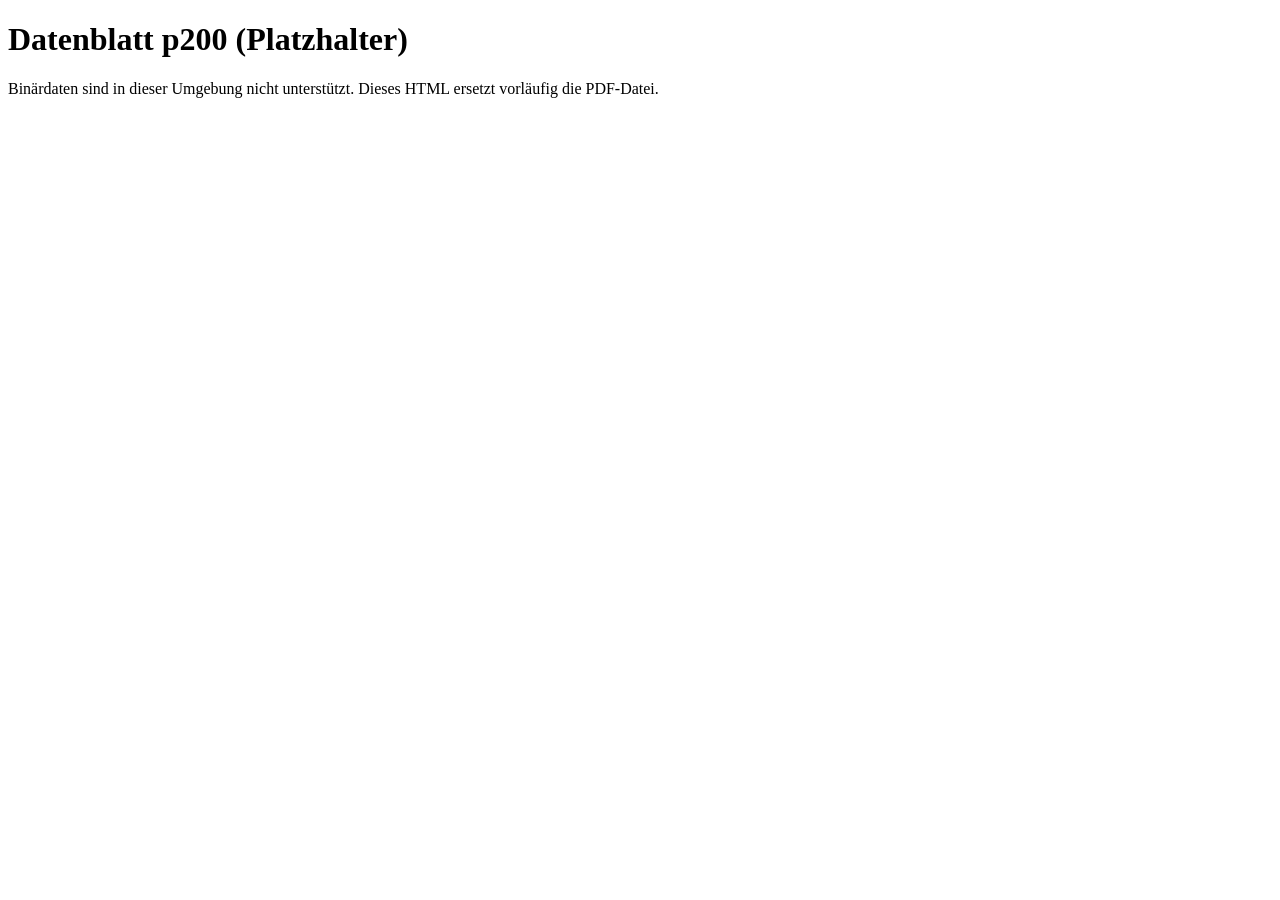
<file: assets/datenblaetter/p200.html>
<!doctype html><html lang="de"><meta charset="utf-8"><meta name="viewport" content="width=device-width,initial-scale=1"><title>Datenblatt p200 (Platzhalter)</title><body><main><h1>Datenblatt p200 (Platzhalter)</h1><p>Binärdaten sind in dieser Umgebung nicht unterstützt. Dieses HTML ersetzt vorläufig die PDF-Datei.</p></main></body></html>
</file>
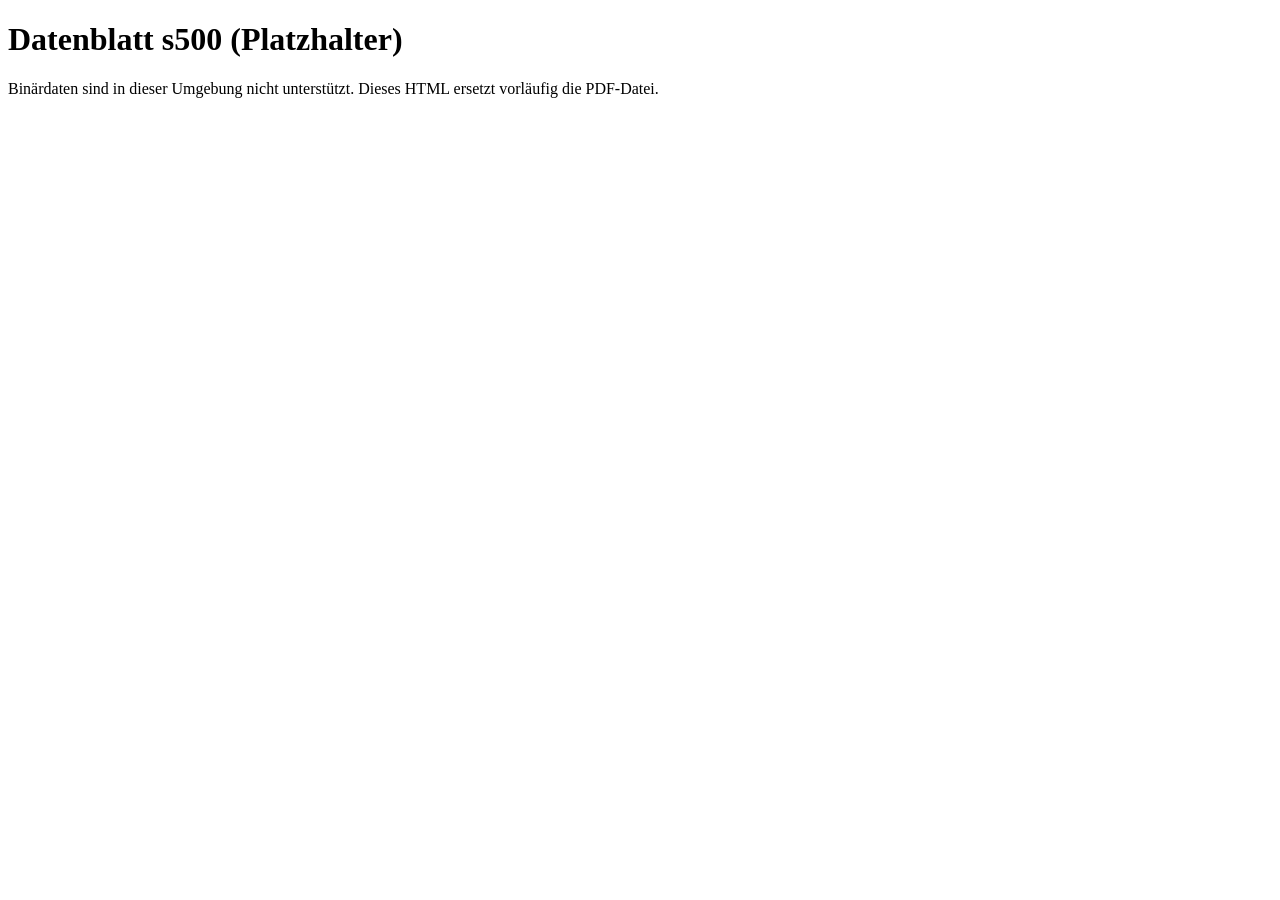
<file: assets/datenblaetter/s500.html>
<!doctype html><html lang="de"><meta charset="utf-8"><meta name="viewport" content="width=device-width,initial-scale=1"><title>Datenblatt s500 (Platzhalter)</title><body><main><h1>Datenblatt s500 (Platzhalter)</h1><p>Binärdaten sind in dieser Umgebung nicht unterstützt. Dieses HTML ersetzt vorläufig die PDF-Datei.</p></main></body></html>
</file>
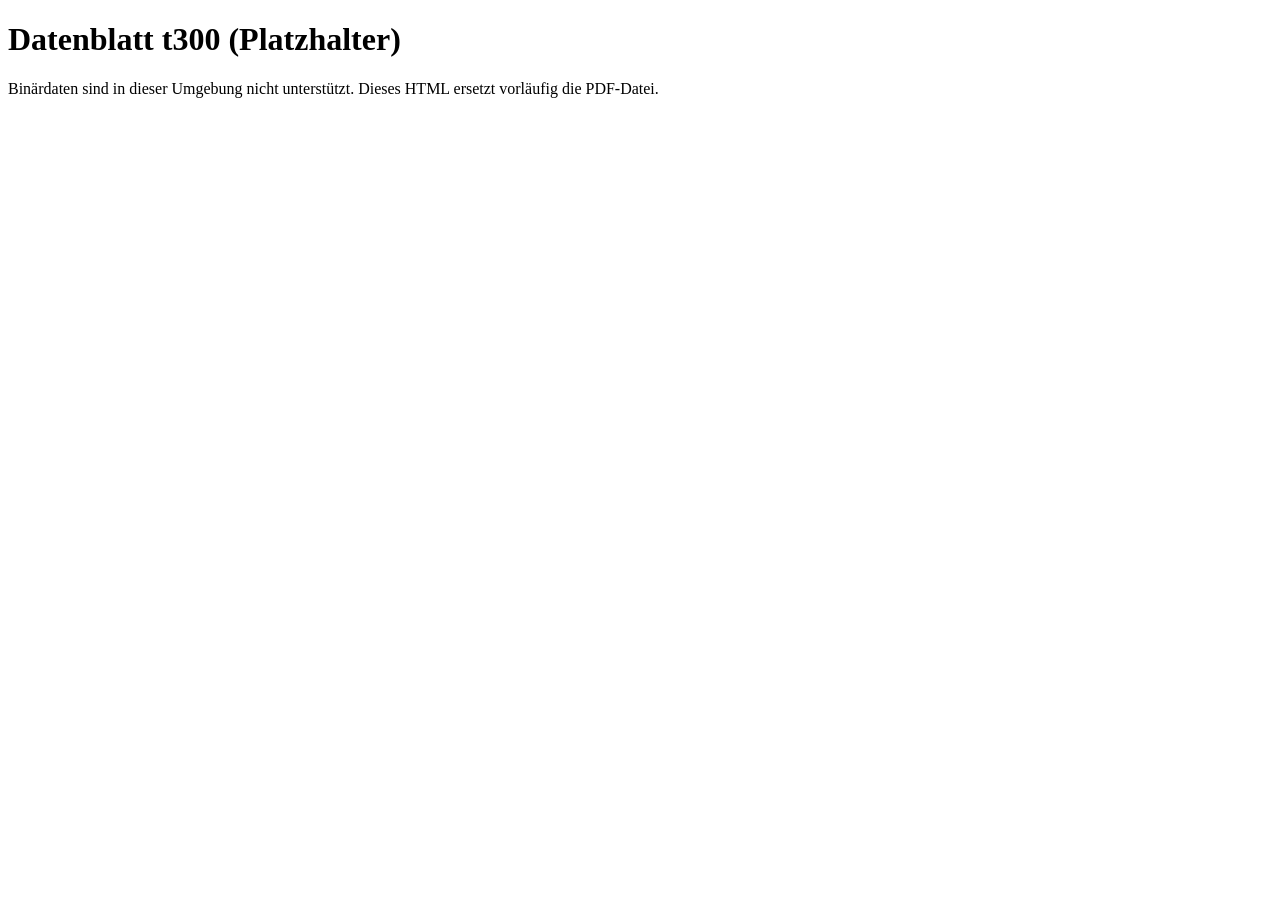
<file: assets/datenblaetter/t300.html>
<!doctype html><html lang="de"><meta charset="utf-8"><meta name="viewport" content="width=device-width,initial-scale=1"><title>Datenblatt t300 (Platzhalter)</title><body><main><h1>Datenblatt t300 (Platzhalter)</h1><p>Binärdaten sind in dieser Umgebung nicht unterstützt. Dieses HTML ersetzt vorläufig die PDF-Datei.</p></main></body></html>
</file>
<file: styles/tokens.css>
:root{
  --c-brand-500:#FFD200;
  --c-ink-900:#111111;
  --c-bg-000:#FFFFFF;
  --c-surface-050:#F6F6F6;
  --c-border-200:#E5E5E5;
  --c-focus-500:#1A73E8;

  --font-sans: system-ui,-apple-system,"Segoe UI",Roboto,Arial,sans-serif;
  --fs-body: clamp(16px, 0.35vw + 15px, 18px);
  --lh-body: 1.6;

  --container: min(1320px, 100% - 2 * clamp(16px, 4vw, 40px));

  --s-1:4px; --s-2:8px; --s-3:12px; --s-4:16px; --s-5:20px;
  --s-6:24px; --s-8:32px; --s-10:40px; --s-12:48px;

  --r-2:12px;

  --ease: cubic-bezier(.2,.8,.2,1);
  --dur-1:120ms;
}
</file>
<file: styles/base.css>
*{box-sizing:border-box}
html:focus-within{scroll-behavior:smooth}
body{margin:0;font-family:var(--font-sans);font-size:var(--fs-body);line-height:var(--lh-body);color:var(--c-ink-900);background:var(--c-bg-000)}
a{color:inherit}
img{max-width:100%;height:auto}
.container{width:var(--container);margin-inline:auto}
.skip-link{position:absolute;left:var(--s-4);top:-120px;background:var(--c-ink-900);color:var(--c-bg-000);padding:var(--s-3) var(--s-4);z-index:1000;border-radius:8px}
.skip-link:focus{top:var(--s-4)}
:focus-visible{outline:3px solid var(--c-focus-500);outline-offset:2px}
main{padding-block:var(--s-8)}
h1,h2,h3{line-height:1.2}
input,select,textarea,button{font:inherit}
.grid{display:grid;gap:var(--s-5)}
.grid-4{grid-template-columns:repeat(4,minmax(0,1fr))}
@media (min-width:768px){.grid-8{grid-template-columns:repeat(8,minmax(0,1fr))}}
@media (min-width:1024px){.grid-12{grid-template-columns:repeat(12,minmax(0,1fr))}}
.sr-only{position:absolute;width:1px;height:1px;margin:-1px;overflow:hidden;clip:rect(0,0,0,0);border:0}
</file>
<file: styles/components.css>
.site-header{border-bottom:1px solid var(--c-border-200);background:var(--c-bg-000);position:sticky;top:0;z-index:20}
.header-inner{display:flex;align-items:center;justify-content:space-between;gap:var(--s-4);padding-block:var(--s-3)}
.logo{font-weight:800;text-decoration:none;letter-spacing:.02em}
.logo span{background:var(--c-brand-500);padding:2px 4px}
.main-nav ul{display:flex;list-style:none;gap:var(--s-4);margin:0;padding:0}
.main-nav a{text-decoration:none;padding:8px 10px;min-height:44px;display:inline-flex;align-items:center}
.header-actions{display:flex;align-items:center;gap:var(--s-3)}
.lang-switch{display:flex;gap:var(--s-2)}
.lang-switch a{padding:6px 8px;border:1px solid var(--c-border-200);border-radius:8px;text-decoration:none;min-height:36px;display:inline-flex;align-items:center}
.btn{display:inline-flex;min-height:44px;padding:10px 14px;border-radius:10px;text-decoration:none;font-weight:600;transition:transform var(--dur-1) var(--ease);align-items:center;justify-content:center;border:1px solid transparent}
.btn:hover{transform:translateY(-1px)}
.btn-primary{background:var(--c-brand-500);color:var(--c-ink-900)}
.btn-secondary{border-color:var(--c-ink-900);background:transparent}
.hero{padding-block:clamp(24px,5vw,56px)}
.hero-grid{display:grid;gap:clamp(16px,4vw,40px);grid-template-columns:1.1fr .9fr;align-items:center}
.hero-media img{width:100%;height:auto;display:block;border-radius:var(--r-2);border:1px solid var(--c-border-200)}
.tiles{display:grid;grid-template-columns:repeat(4,minmax(0,1fr));gap:var(--s-4)}
.tile{border:1px solid var(--c-border-200);padding:var(--s-5);border-radius:var(--r-2);background:var(--c-surface-050)}
.breadcrumb ol{display:flex;flex-wrap:wrap;gap:var(--s-2);list-style:none;padding:0;margin:0}
.breadcrumb a{text-decoration:none}
.filter-bar{display:flex;flex-wrap:wrap;gap:var(--s-3);padding:var(--s-4);border:1px solid var(--c-border-200);border-radius:var(--r-2);background:var(--c-surface-050)}
.filter-bar input,.filter-bar select{min-height:44px;padding:8px 10px;border:1px solid var(--c-border-200);border-radius:8px}
.product-grid{display:grid;grid-template-columns:repeat(3,minmax(0,1fr));gap:var(--s-5);content-visibility:auto}
.product-card{border:1px solid var(--c-border-200);border-radius:var(--r-2);overflow:hidden}
.product-media img{width:100%;height:auto;display:block}
.product-body{padding:var(--s-4)}
.product-actions{display:flex;gap:var(--s-2);flex-wrap:wrap}
.product-tags{display:flex;gap:var(--s-2);flex-wrap:wrap;margin-bottom:var(--s-2)}
.product-tag{display:inline-flex;align-items:center;padding:4px 10px;border-radius:999px;border:1px solid var(--c-border-200);background:var(--c-surface-050);font-size:.875rem;font-weight:600}
.product-title{margin:0}
.specs-table{width:100%;border-collapse:collapse}
.specs-table th,.specs-table td{border:1px solid var(--c-border-200);padding:var(--s-3);text-align:left}
.panel{border:1px solid var(--c-border-200);border-radius:var(--r-2);padding:var(--s-5);background:var(--c-surface-050)}
form .field{display:grid;gap:var(--s-2);margin-bottom:var(--s-4)}
label{font-weight:600}
input,textarea,select{border:1px solid var(--c-border-200);border-radius:8px;padding:10px 12px;min-height:44px}
.error{color:#b00020;font-size:.95em}
.site-footer{background:var(--c-ink-900);color:var(--c-bg-000);margin-top:var(--s-10)}
.footer-grid{display:grid;grid-template-columns:2fr 1fr 1fr;gap:var(--s-6);padding-block:var(--s-8)}
.site-footer a{color:var(--c-bg-000)}
.legal{border-top:1px solid #333;padding:var(--s-4) 0}
.stepper{display:flex;gap:var(--s-3);list-style:none;padding:0;margin:0 0 var(--s-5)}
.stepper li{padding:6px 10px;border:1px solid var(--c-border-200);border-radius:999px;background:var(--c-surface-050)}
.stepper .active{background:var(--c-brand-500)}
.wizard-step{border:1px solid var(--c-border-200);padding:var(--s-5);border-radius:var(--r-2)}
@media (max-width:1023px){
  .hero-grid{grid-template-columns:1fr}
  .product-grid{grid-template-columns:repeat(2,minmax(0,1fr))}
}
@media (max-width:767px){
  .tiles,.product-grid,.footer-grid{grid-template-columns:1fr}
}

.section-head{display:flex;align-items:end;justify-content:space-between;gap:var(--s-4);flex-wrap:wrap;margin-bottom:var(--s-5)}
.section-head p{margin:0;max-width:60ch;color:#334155}
.domains-section{position:relative;overflow:hidden}
.domains-section::before{content:"";position:absolute;inset:auto -10% -30% -10%;height:220px;background:radial-gradient(circle at center,rgba(15,23,42,.08),transparent 70%);pointer-events:none}
.domains-tiles{position:relative}
.domain-tile{position:relative;isolation:isolate;transition:transform var(--dur-1) var(--ease),box-shadow var(--dur-1) var(--ease),border-color var(--dur-1) var(--ease);background:linear-gradient(140deg,#fff, #f8fbff 45%, #eef4ff);overflow:hidden}
.domain-tile::after{content:"";position:absolute;inset:auto -20% -40% auto;width:120px;height:120px;background:radial-gradient(circle,rgba(37,99,235,.16),transparent 65%);transition:transform .35s var(--ease)}
.domain-tile:hover{transform:translateY(-4px);box-shadow:0 12px 24px rgba(15,23,42,.12);border-color:#bfdbfe}
.domain-tile:hover::after{transform:translate(-10px,-8px)}
.domain-icon{width:64px;height:64px;border-radius:16px;display:grid;place-items:center;background:#fff;border:1px solid #dbeafe;margin-bottom:var(--s-3);box-shadow:0 8px 16px rgba(15,23,42,.08)}
.domain-icon img{width:42px;height:42px;display:block}

@media (max-width:767px){
  .section-head{align-items:flex-start}
}
</file>
<file: styles/pages.css>
.section{margin-block:var(--s-10)}
.intro{max-width:72ch}
.contact-band{background:var(--c-brand-500);padding:var(--s-6);border-radius:var(--r-2);display:flex;justify-content:space-between;gap:var(--s-4);align-items:center;flex-wrap:wrap}
.pagination{display:flex;gap:var(--s-2);list-style:none;padding:0}
.pagination a{display:inline-flex;min-height:40px;padding:8px 12px;border:1px solid var(--c-border-200);border-radius:8px;text-decoration:none}
.details-grid{display:grid;grid-template-columns:2fr 1fr;gap:var(--s-6)}
@media (max-width:1023px){.details-grid{grid-template-columns:1fr}}
.js [data-wizard] .wizard-step{display:none}
.js [data-wizard] .wizard-step:not([hidden]){display:block}
</file>
